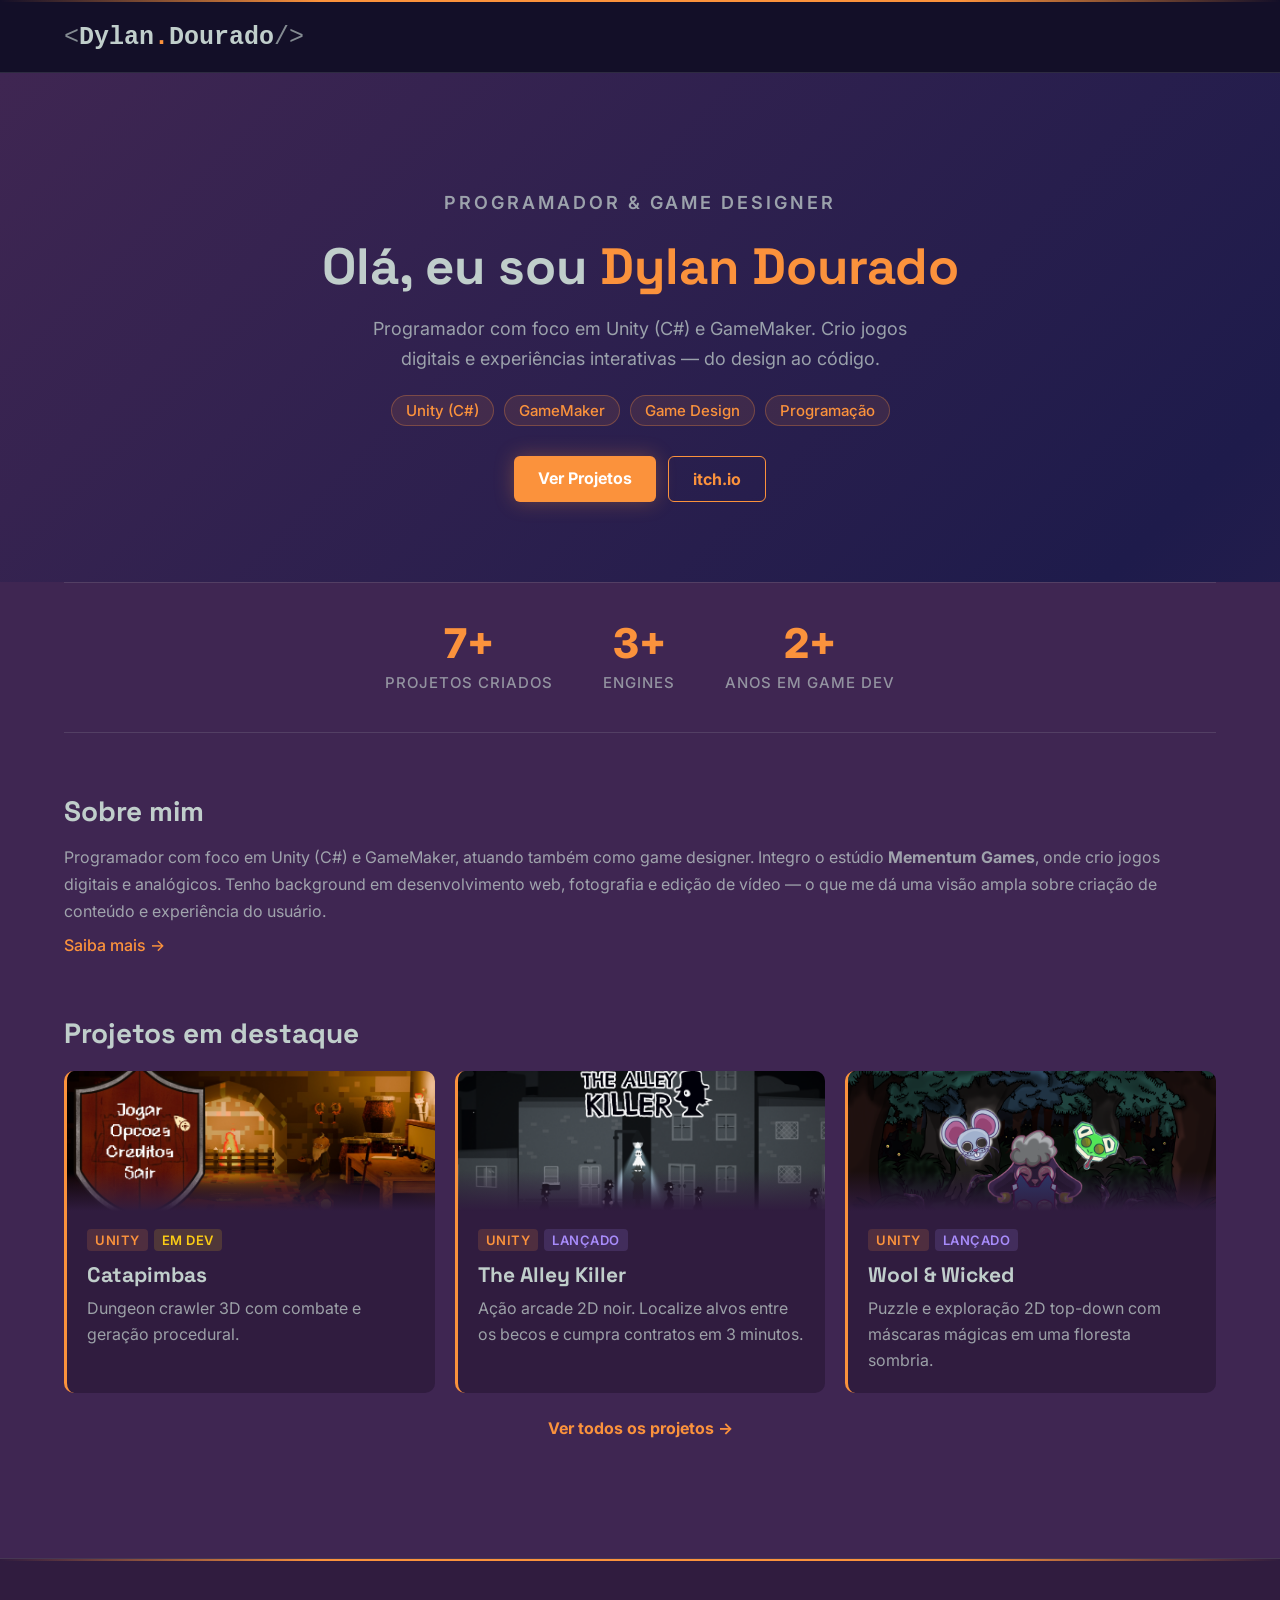
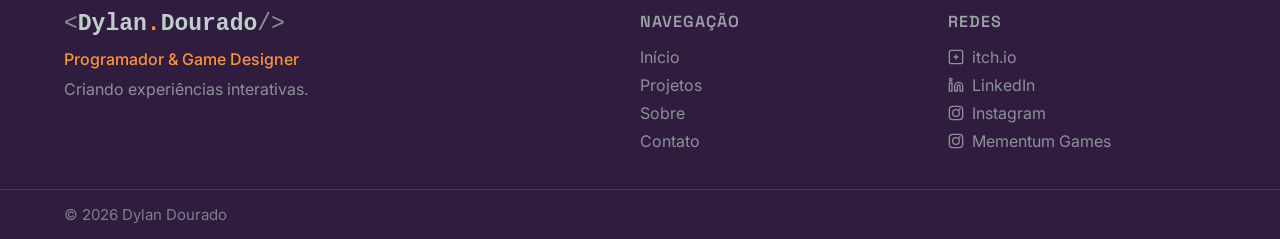
<file: index.html>
<!DOCTYPE html>
<html lang="pt-BR">
<head>
    <meta charset="UTF-8">
    <title>Dylan Dourado — Programador & Game Designer</title>
    <meta name="viewport" content="width=device-width, initial-scale=1.0">
    <link rel="icon" type="image/svg+xml" href="favicon.svg">
    <link rel="preconnect" href="https://fonts.googleapis.com">
    <link rel="preconnect" href="https://fonts.gstatic.com" crossorigin>
    <link href="https://fonts.googleapis.com/css2?family=Inter:wght@400;500;600;700;800&family=Space+Grotesk:wght@400;500;600;700&display=swap" rel="stylesheet">
    <link rel="stylesheet" href="style.css">
</head>

<body>

    <div id="header"></div>

    <main>

        <!-- HERO -->
        <section class="hero">
            <div class="hero-bg"></div>
            <div class="container hero-content">
                <p class="hero-label">Programador & Game Designer</p>
                <h1>Olá, eu sou <span>Dylan Dourado</span></h1>
                <p>Programador com foco em Unity (C#) e GameMaker. Crio jogos digitais e experiências interativas — do design ao código.</p>
                <div class="hero-engines">
                    <span class="engine-badge">Unity (C#)</span>
                    <span class="engine-badge">GameMaker</span>
                    <span class="engine-badge">Game Design</span>
                    <span class="engine-badge">Programação</span>
                </div>
                <div class="hero-buttons">
                    <a href="projects.html" class="btn btn-glow">Ver Projetos</a>
                    <a href="https://mementumgames.itch.io" class="btn btn-outline" target="_blank" rel="noopener noreferrer">itch.io</a>
                </div>
            </div>
        </section>

        <!-- CONTADORES -->
        <section class="counters container reveal">
            <div class="counter-item">
                <span class="counter-number" data-target="7">0</span>
                <span class="counter-label">Projetos Criados</span>
            </div>
            <div class="counter-item">
                <span class="counter-number" data-target="3">0</span>
                <span class="counter-label">Engines</span>
            </div>
            <div class="counter-item">
                <span class="counter-number" data-target="2">0</span>
                <span class="counter-label">Anos em Game Dev</span>
            </div>
        </section>

        <!-- SOBRE RESUMO -->
        <section class="about-preview container reveal">
            <h2>Sobre mim</h2>
            <p>
                Programador com foco em Unity (C#) e GameMaker, atuando também como game designer.
                Integro o estúdio <strong>Mementum Games</strong>, onde crio jogos digitais e analógicos.
                Tenho background em desenvolvimento web, fotografia e edição de vídeo —
                o que me dá uma visão ampla sobre criação de conteúdo e experiência do usuário.
            </p>
            <a href="about.html">Saiba mais →</a>
        </section>

        <!-- PROJETOS EM DESTAQUE -->
        <section class="projects-preview container">
            <h2 class="reveal">Projetos em destaque</h2>

            <div class="projects-grid">

                <a href="projeto-catapimbas.html" class="project-card card-digital reveal">
                    <div class="card-thumb">
                        <img src="src/images/catapimbas.jpg" alt="Catapimbas" loading="lazy">
                    </div>
                    <div class="card-body">
                        <div class="card-tags">
                            <span class="tag tag-engine">Unity</span>
                            <span class="tag tag-status tag-dev">Em dev</span>
                        </div>
                        <h3>Catapimbas</h3>
                        <p>Dungeon crawler 3D com combate e geração procedural.</p>
                    </div>
                </a>

                <a href="projeto-the-alley-killer.html" class="project-card card-digital reveal">
                    <div class="card-thumb">
                        <img src="src/images/the-alley-killer.png" alt="The Alley Killer" loading="lazy">
                    </div>
                    <div class="card-body">
                        <div class="card-tags">
                            <span class="tag tag-engine">Unity</span>
                            <span class="tag tag-status tag-released">Lançado</span>
                        </div>
                        <h3>The Alley Killer</h3>
                        <p>Ação arcade 2D noir. Localize alvos entre os becos e cumpra contratos em 3 minutos.</p>
                    </div>
                </a>

                <a href="projeto-wool-and-wicked.html" class="project-card card-digital reveal">
                    <div class="card-thumb">
                        <img src="src/images/wool-and-wicked.png" alt="Wool & Wicked" loading="lazy">
                    </div>
                    <div class="card-body">
                        <div class="card-tags">
                            <span class="tag tag-engine">Unity</span>
                            <span class="tag tag-status tag-released">Lançado</span>
                        </div>
                        <h3>Wool &amp; Wicked</h3>
                        <p>Puzzle e exploração 2D top-down com máscaras mágicas em uma floresta sombria.</p>
                    </div>
                </a>

            </div>

            <div class="see-all reveal">
                <a href="projects.html">Ver todos os projetos →</a>
            </div>
        </section>

    </main>

    <div id="footer"></div>

    <script src="script.js"></script>

</body>
</html>
</file>
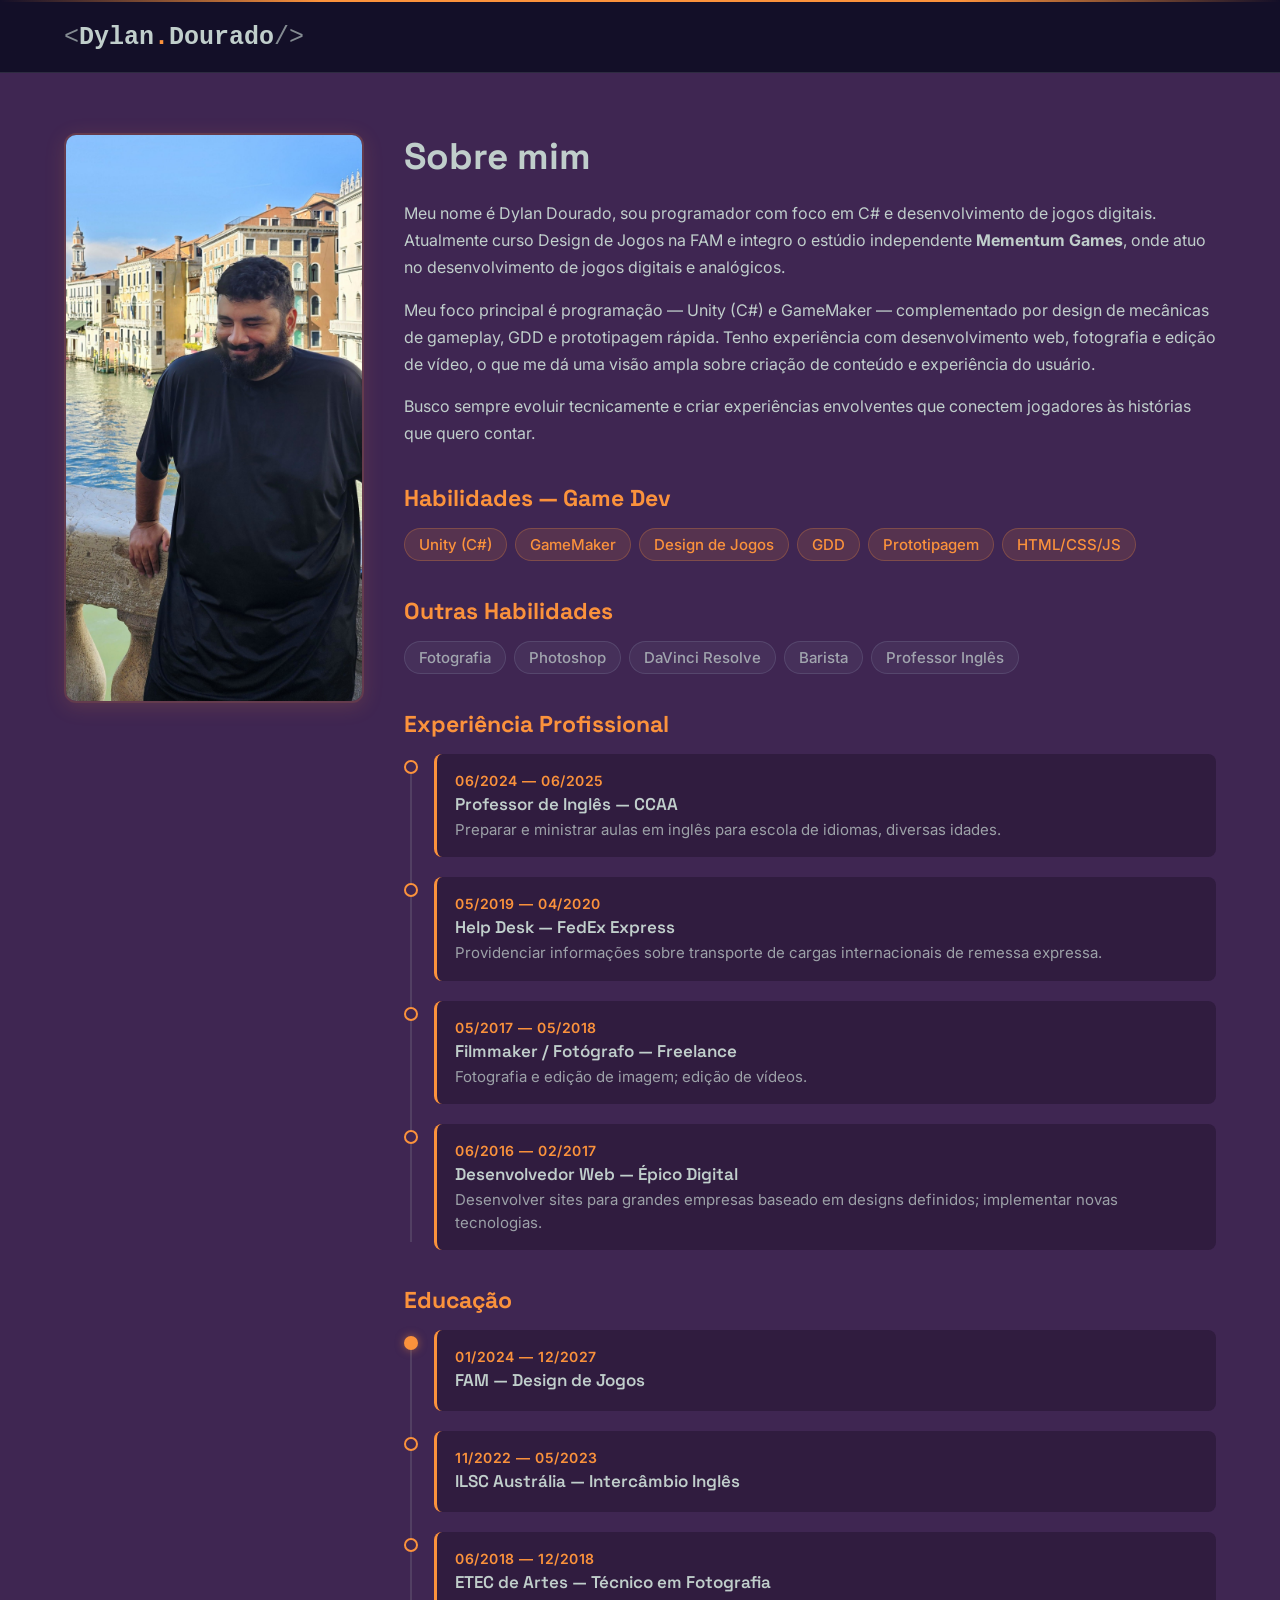
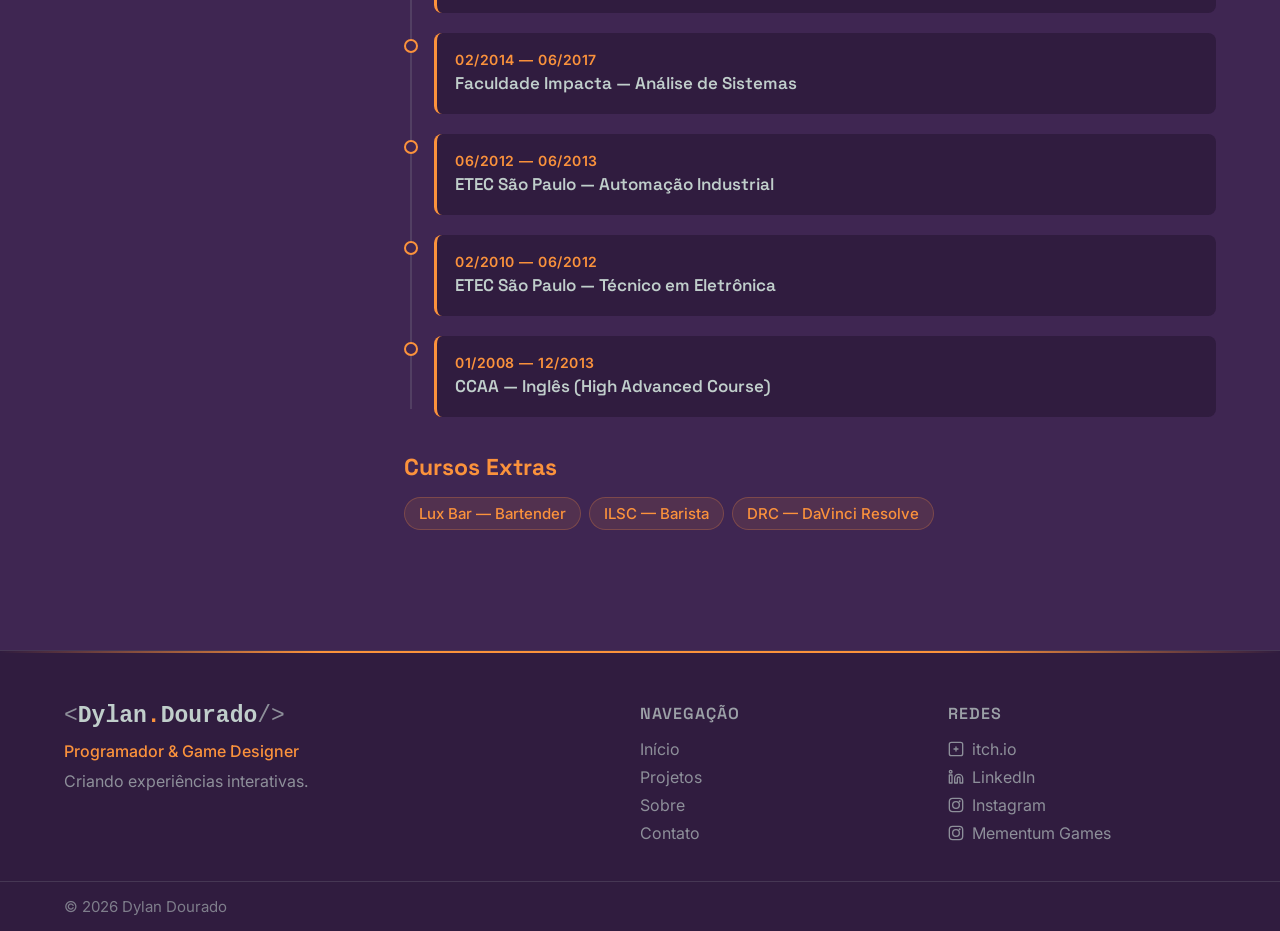
<file: about.html>
<!DOCTYPE html>
<html lang="pt-BR">
<head>
    <meta charset="UTF-8">
    <title>Sobre - Dylan Dourado</title>
    <meta name="viewport" content="width=device-width, initial-scale=1.0">
    <link rel="icon" type="image/svg+xml" href="favicon.svg">
    <link rel="preconnect" href="https://fonts.googleapis.com">
    <link rel="preconnect" href="https://fonts.gstatic.com" crossorigin>
    <link href="https://fonts.googleapis.com/css2?family=Inter:wght@400;500;600;700;800&family=Space+Grotesk:wght@400;500;600;700&display=swap" rel="stylesheet">
    <link rel="stylesheet" href="style.css">
</head>

<body>
    <div id="header"></div>

    <main class="container about-page">
        <div class="about-wrapper">

            <div class="about-photo reveal">
                <img src="src/images/20250511_165218.jpg" alt="Foto de Dylan Dourado">
            </div>

            <div class="about-content">
                <h1 class="reveal">Sobre mim</h1>

                <p class="reveal">
                    Meu nome é Dylan Dourado, sou programador com foco em C# e desenvolvimento de jogos digitais.
                    Atualmente curso Design de Jogos na FAM e integro o estúdio independente <strong>Mementum Games</strong>,
                    onde atuo no desenvolvimento de jogos digitais e analógicos.
                </p>

                <p class="reveal">
                    Meu foco principal é programação — Unity (C#) e GameMaker — complementado por
                    design de mecânicas de gameplay, GDD e prototipagem rápida.
                    Tenho experiência com desenvolvimento web, fotografia e edição de vídeo,
                    o que me dá uma visão ampla sobre criação de conteúdo e experiência do usuário.
                </p>

                <p class="reveal">
                    Busco sempre evoluir tecnicamente e criar experiências envolventes que conectem jogadores às histórias que quero contar.
                </p>

                <!-- HABILIDADES GAME DEV -->
                <h2 class="reveal">Habilidades — Game Dev</h2>
                <div class="skills-grid reveal">
                    <span class="skill-pill pill-primary">Unity (C#)</span>
                    <span class="skill-pill pill-primary">GameMaker</span>
                    <span class="skill-pill pill-primary">Design de Jogos</span>
                    <span class="skill-pill pill-primary">GDD</span>
                    <span class="skill-pill pill-primary">Prototipagem</span>
                    <span class="skill-pill pill-primary">HTML/CSS/JS</span>
                </div>

                <!-- HABILIDADES OUTRAS -->
                <h2 class="reveal">Outras Habilidades</h2>
                <div class="skills-grid reveal">
                    <span class="skill-pill pill-secondary">Fotografia</span>
                    <span class="skill-pill pill-secondary">Photoshop</span>
                    <span class="skill-pill pill-secondary">DaVinci Resolve</span>
                    <span class="skill-pill pill-secondary">Barista</span>
                    <span class="skill-pill pill-secondary">Professor Inglês</span>
                </div>

                <!-- EXPERIÊNCIA -->
                <h2 class="reveal">Experiência Profissional</h2>
                <div class="timeline reveal">
                    <div class="timeline-item">
                        <div class="timeline-dot"></div>
                        <div class="timeline-content">
                            <span class="exp-date">06/2024 — 06/2025</span>
                            <h3>Professor de Inglês — CCAA</h3>
                            <p>Preparar e ministrar aulas em inglês para escola de idiomas, diversas idades.</p>
                        </div>
                    </div>
                    <div class="timeline-item">
                        <div class="timeline-dot"></div>
                        <div class="timeline-content">
                            <span class="exp-date">05/2019 — 04/2020</span>
                            <h3>Help Desk — FedEx Express</h3>
                            <p>Providenciar informações sobre transporte de cargas internacionais de remessa expressa.</p>
                        </div>
                    </div>
                    <div class="timeline-item">
                        <div class="timeline-dot"></div>
                        <div class="timeline-content">
                            <span class="exp-date">05/2017 — 05/2018</span>
                            <h3>Filmmaker / Fotógrafo — Freelance</h3>
                            <p>Fotografia e edição de imagem; edição de vídeos.</p>
                        </div>
                    </div>
                    <div class="timeline-item">
                        <div class="timeline-dot"></div>
                        <div class="timeline-content">
                            <span class="exp-date">06/2016 — 02/2017</span>
                            <h3>Desenvolvedor Web — Épico Digital</h3>
                            <p>Desenvolver sites para grandes empresas baseado em designs definidos; implementar novas tecnologias.</p>
                        </div>
                    </div>
                </div>

                <!-- EDUCAÇÃO -->
                <h2 class="reveal">Educação</h2>
                <div class="timeline reveal">
                    <div class="timeline-item">
                        <div class="timeline-dot dot-current"></div>
                        <div class="timeline-content">
                            <span class="exp-date">01/2024 — 12/2027</span>
                            <h3>FAM — Design de Jogos</h3>
                        </div>
                    </div>
                    <div class="timeline-item">
                        <div class="timeline-dot"></div>
                        <div class="timeline-content">
                            <span class="exp-date">11/2022 — 05/2023</span>
                            <h3>ILSC Austrália — Intercâmbio Inglês</h3>
                        </div>
                    </div>
                    <div class="timeline-item">
                        <div class="timeline-dot"></div>
                        <div class="timeline-content">
                            <span class="exp-date">06/2018 — 12/2018</span>
                            <h3>ETEC de Artes — Técnico em Fotografia</h3>
                        </div>
                    </div>
                    <div class="timeline-item">
                        <div class="timeline-dot"></div>
                        <div class="timeline-content">
                            <span class="exp-date">02/2014 — 06/2017</span>
                            <h3>Faculdade Impacta — Análise de Sistemas</h3>
                        </div>
                    </div>
                    <div class="timeline-item">
                        <div class="timeline-dot"></div>
                        <div class="timeline-content">
                            <span class="exp-date">06/2012 — 06/2013</span>
                            <h3>ETEC São Paulo — Automação Industrial</h3>
                        </div>
                    </div>
                    <div class="timeline-item">
                        <div class="timeline-dot"></div>
                        <div class="timeline-content">
                            <span class="exp-date">02/2010 — 06/2012</span>
                            <h3>ETEC São Paulo — Técnico em Eletrônica</h3>
                        </div>
                    </div>
                    <div class="timeline-item">
                        <div class="timeline-dot"></div>
                        <div class="timeline-content">
                            <span class="exp-date">01/2008 — 12/2013</span>
                            <h3>CCAA — Inglês (High Advanced Course)</h3>
                        </div>
                    </div>
                </div>

                <!-- CURSOS -->
                <h2 class="reveal">Cursos Extras</h2>
                <div class="skills-grid reveal">
                    <span class="skill-pill pill-tertiary">Lux Bar — Bartender</span>
                    <span class="skill-pill pill-tertiary">ILSC — Barista</span>
                    <span class="skill-pill pill-tertiary">DRC — DaVinci Resolve</span>
                </div>

            </div>
        </div>
    </main>

    <div id="footer"></div>
    <script src="script.js"></script>
</body>
</html>
</file>
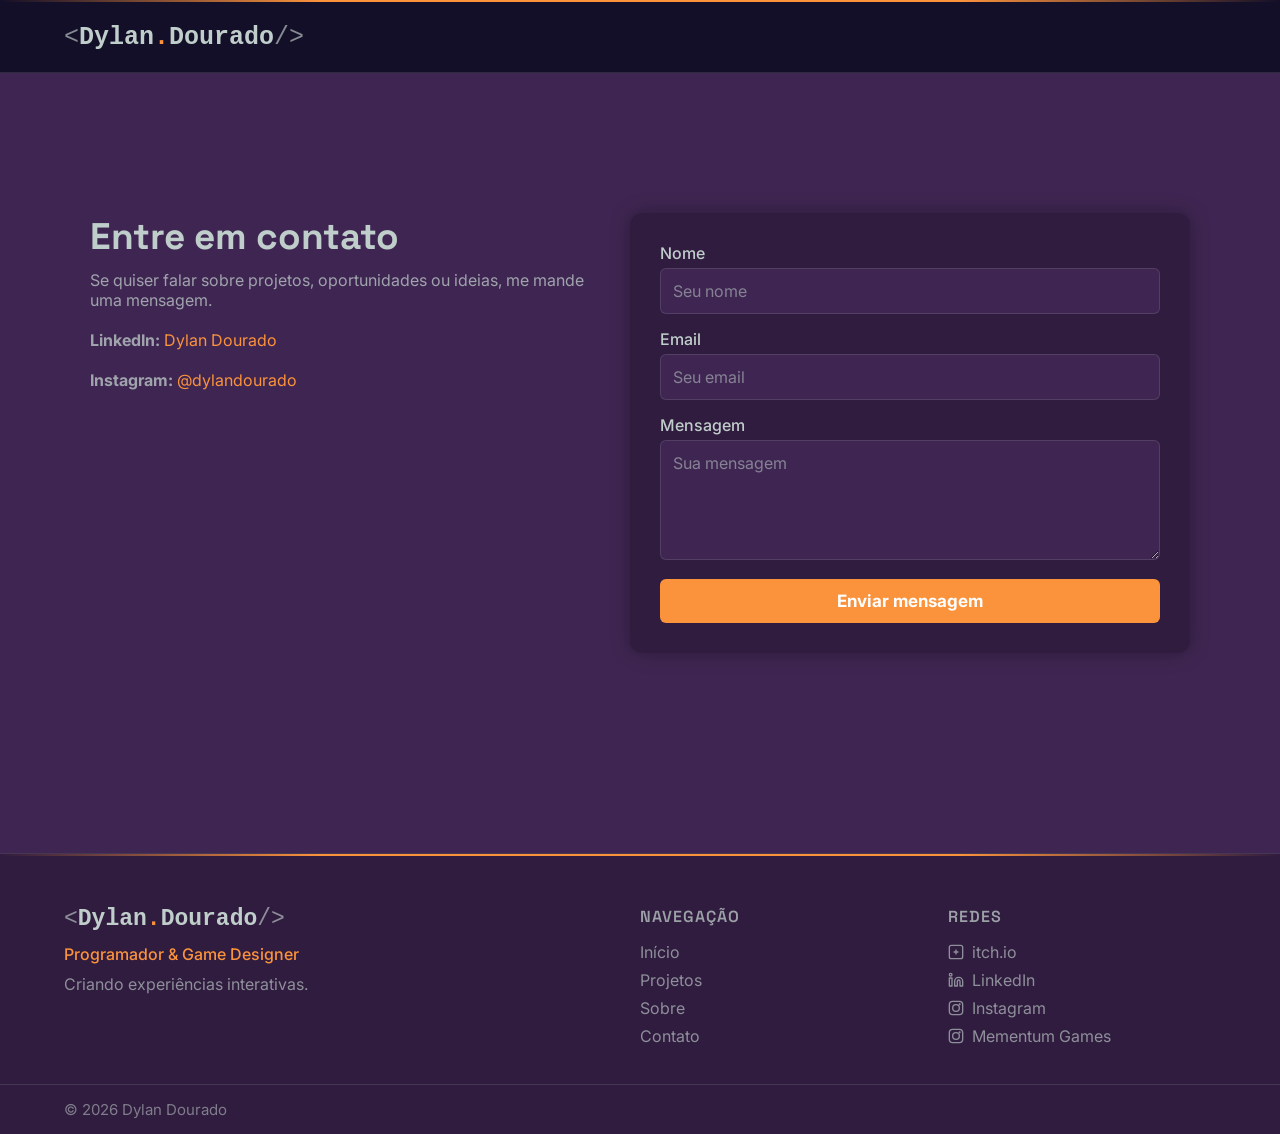
<file: contact.html>
<!DOCTYPE html>
<html lang="pt-BR">
<head>
    <meta charset="UTF-8">
    <title>Contato - Dylan Dourado</title>
    <meta name="viewport" content="width=device-width, initial-scale=1.0">
    <link rel="icon" type="image/svg+xml" href="favicon.svg">
    <link rel="preconnect" href="https://fonts.googleapis.com">
    <link rel="preconnect" href="https://fonts.gstatic.com" crossorigin>
    <link href="https://fonts.googleapis.com/css2?family=Inter:wght@400;500;600;700;800&family=Space+Grotesk:wght@400;500;600;700&display=swap" rel="stylesheet">
    <link rel="stylesheet" href="style.css">
</head>

<body class="contact-page">

    <div id="header"></div>

    <main class="contact-main">

        <section class="contact-section">

            <div class="contact-info reveal">
                <h1>Entre em contato</h1>
                <p>Se quiser falar sobre projetos, oportunidades ou ideias, me mande uma mensagem.</p>
                <div class="contact-details">
                    <p><strong>LinkedIn:</strong> <a href="https://www.linkedin.com/in/dylan-ferreira-dourado/" target="_blank" rel="noopener noreferrer">Dylan Dourado</a></p>
                    <p><strong>Instagram:</strong> <a href="https://www.instagram.com/dylandourado/" target="_blank" rel="noopener noreferrer">@dylandourado</a></p>
                </div>
            </div>

            <div class="contact-form reveal">

                <form id="contact-form">

                    <input type="hidden" name="_captcha" value="false">

                    <div class="form-group">
                        <label>Nome</label>
                        <input type="text" name="name" placeholder="Seu nome" required>
                    </div>

                    <div class="form-group">
                        <label>Email</label>
                        <input type="email" name="email" placeholder="Seu email" required>
                    </div>

                    <div class="form-group">
                        <label>Mensagem</label>
                        <textarea name="message" placeholder="Sua mensagem" required></textarea>
                    </div>

                    <button type="submit">Enviar mensagem</button>

                </form>

            </div>

        </section>

    </main>

    <div id="footer"></div>

    <script src="script.js"></script>
    <script>
        document.getElementById("contact-form").addEventListener("submit", async function(e) {
            e.preventDefault();
            const btn = this.querySelector("button");
            const originalText = btn.textContent;
            btn.textContent = "Enviando...";
            btn.disabled = true;

            try {
                const response = await fetch("https://formsubmit.co/ajax/renandylan@gmail.com", {
                    method: "POST",
                    headers: { "Content-Type": "application/json" },
                    body: JSON.stringify(Object.fromEntries(new FormData(this)))
                });

                if (response.ok) {
                    window.location.href = "obrigado.html";
                } else {
                    throw new Error("Falha no envio");
                }
            } catch (err) {
                btn.textContent = originalText;
                btn.disabled = false;
                alert("Erro ao enviar. Tente novamente.");
            }
        });
    </script>

</body>
</html>
</file>
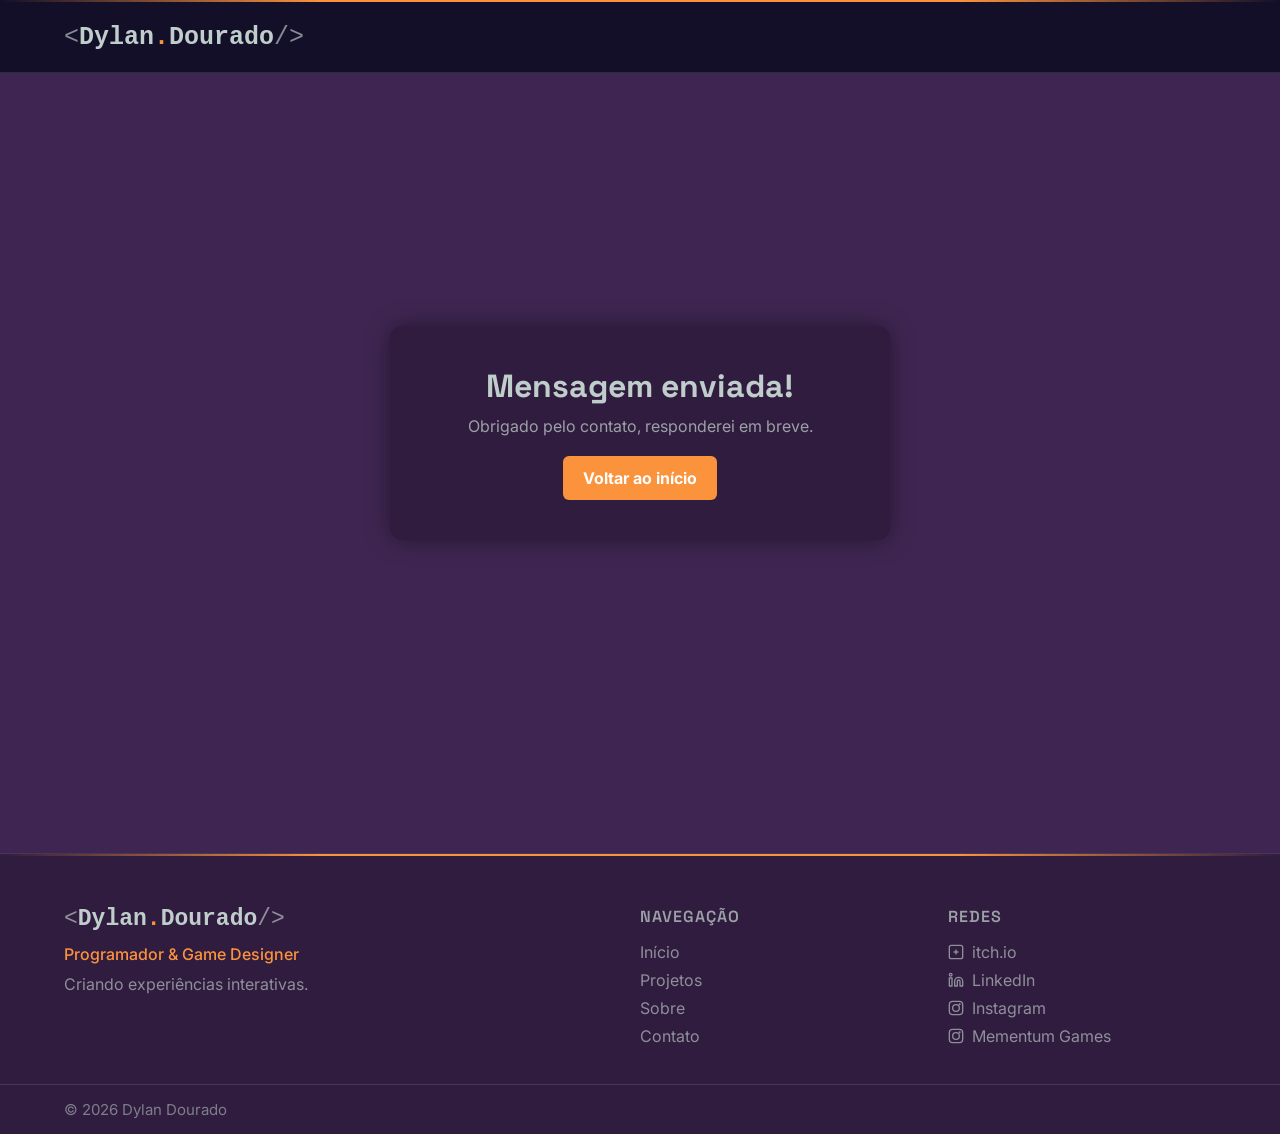
<file: obrigado.html>
<!DOCTYPE html>
<html lang="pt-BR">
<head>
    <meta charset="UTF-8">
    <title>Obrigado - Dylan Dourado</title>
    <link rel="icon" type="image/svg+xml" href="favicon.svg">
    <link rel="preconnect" href="https://fonts.googleapis.com">
    <link rel="preconnect" href="https://fonts.gstatic.com" crossorigin>
    <link href="https://fonts.googleapis.com/css2?family=Inter:wght@400;500;600;700;800&family=Space+Grotesk:wght@400;500;600;700&display=swap" rel="stylesheet">
    <link rel="stylesheet" href="style.css">
</head>

<body>

    <div id="header"></div>

    <main class="thanks-main">

        <div class="thanks-box">
            <h1>Mensagem enviada!</h1>
            <p>Obrigado pelo contato, responderei em breve.</p>
            <a href="index.html">Voltar ao início</a>
        </div>

    </main>

    <div id="footer"></div>

    <script src="script.js"></script>

</body>
</html>
</file>
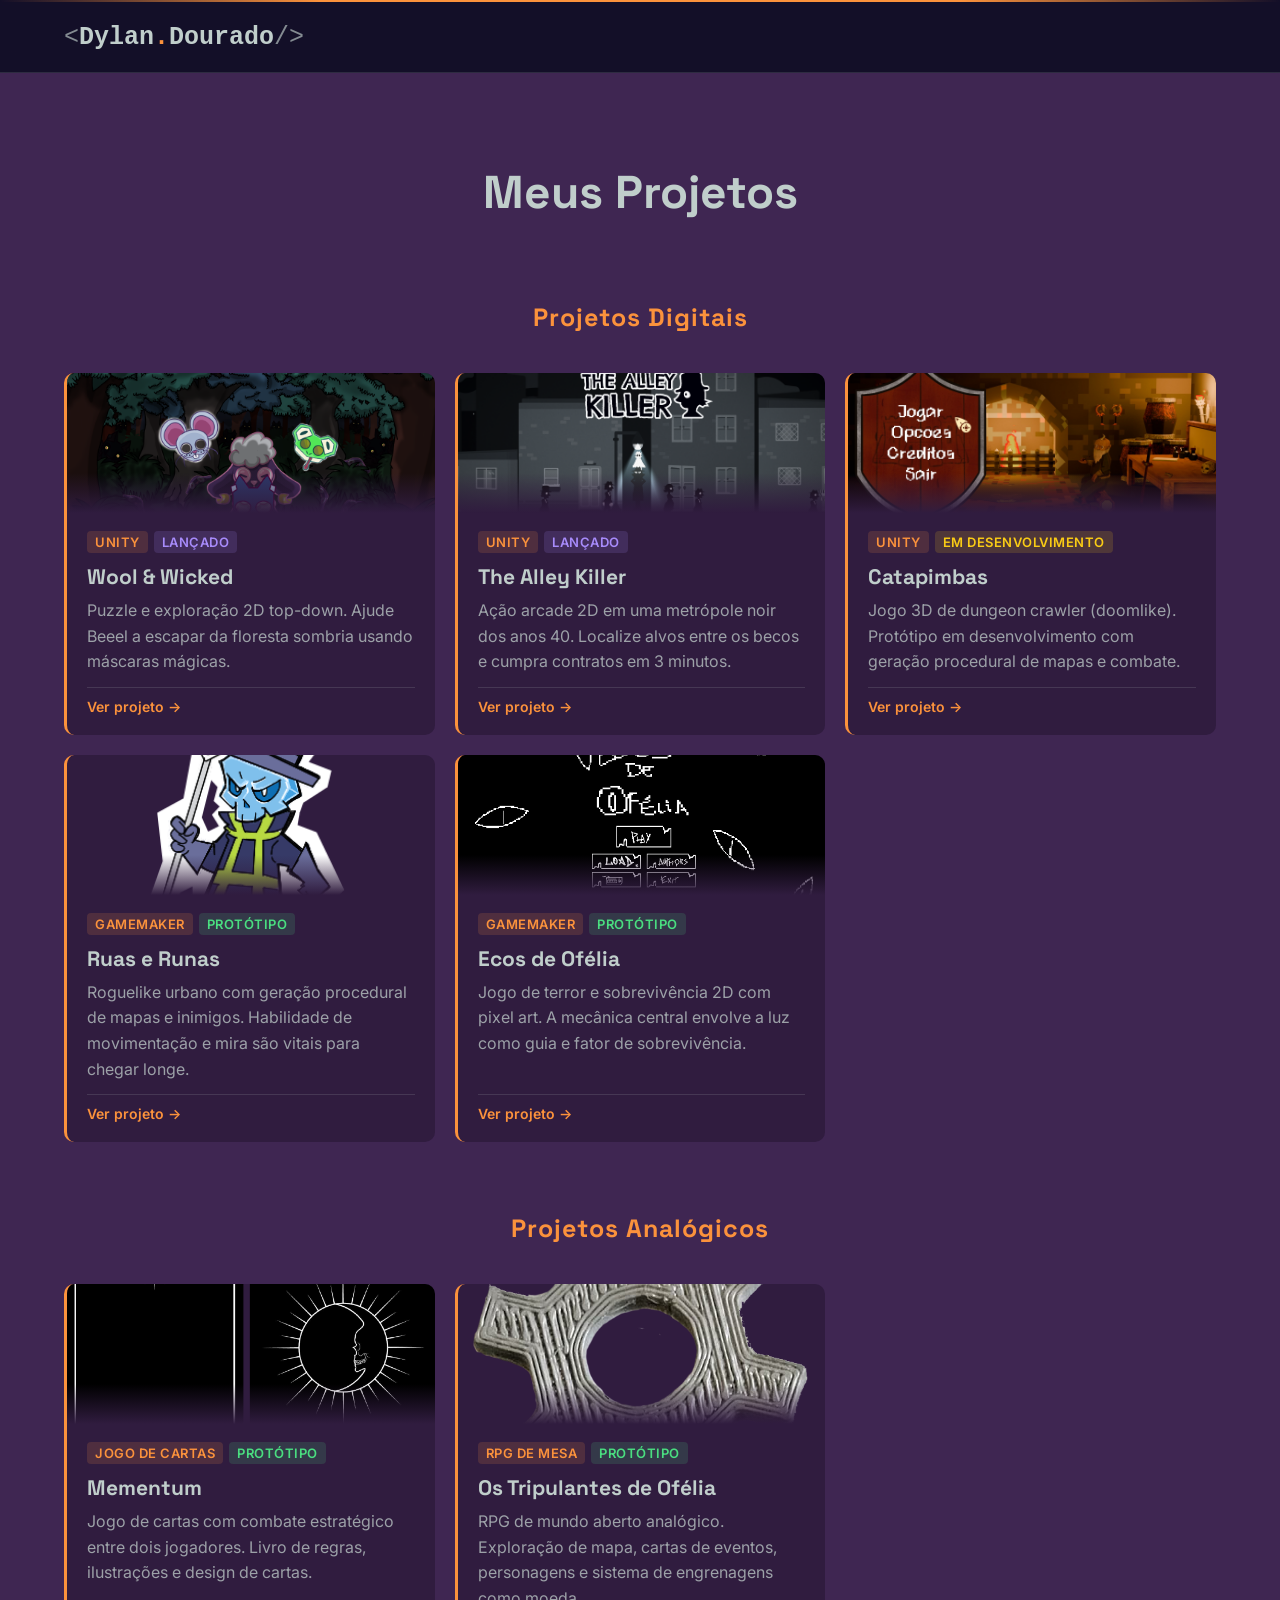
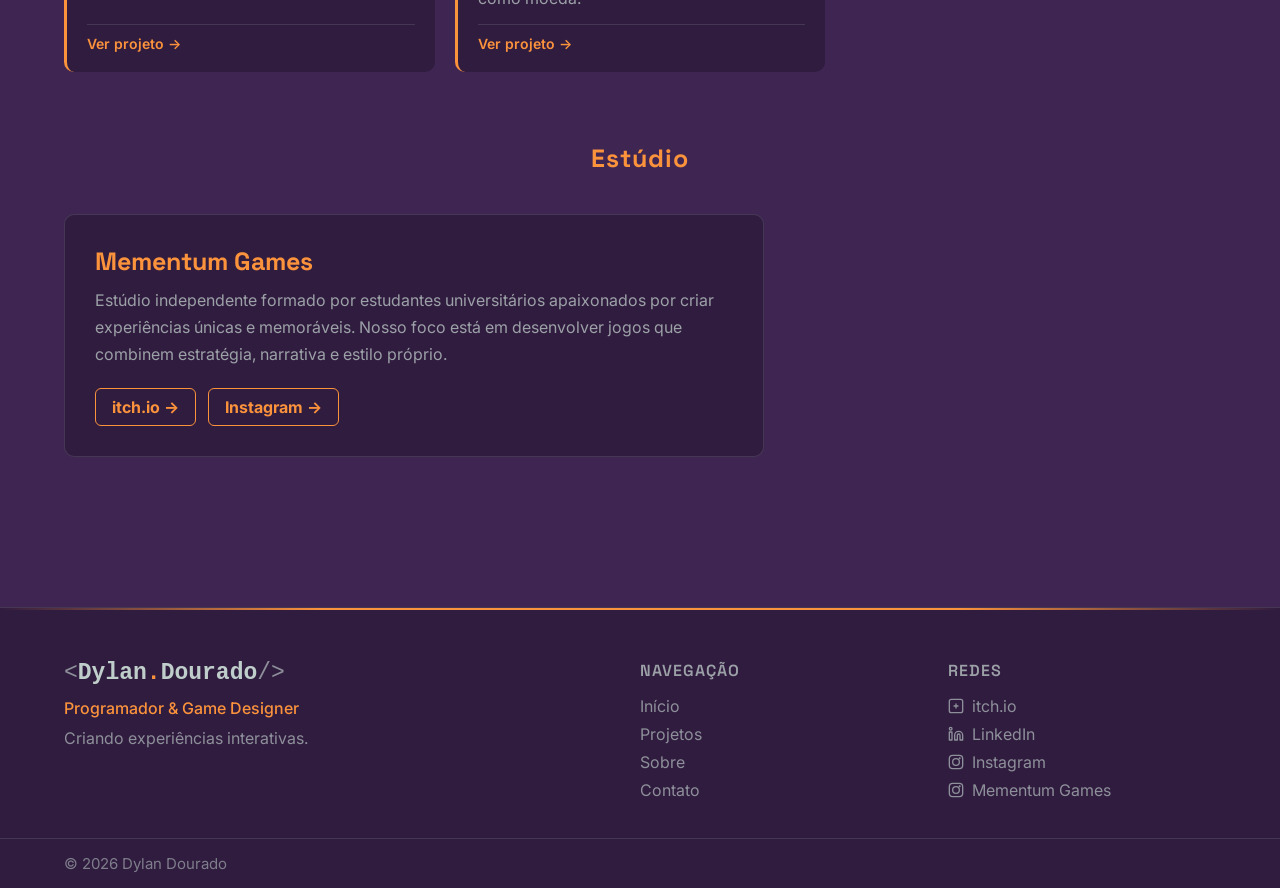
<file: projects.html>
<!DOCTYPE html>
<html lang="pt-BR">
<head>
    <meta charset="UTF-8">
    <title>Projetos - Dylan Dourado</title>
    <meta name="viewport" content="width=device-width, initial-scale=1.0">
    <link rel="icon" type="image/svg+xml" href="favicon.svg">
    <link rel="preconnect" href="https://fonts.googleapis.com">
    <link rel="preconnect" href="https://fonts.gstatic.com" crossorigin>
    <link href="https://fonts.googleapis.com/css2?family=Inter:wght@400;500;600;700;800&family=Space+Grotesk:wght@400;500;600;700&display=swap" rel="stylesheet">
    <link rel="stylesheet" href="style.css">
</head>

<body>

    <div id="header"></div>

    <main class="container projects-page">

        <h1 class="reveal">Meus Projetos</h1>

        <!-- PROJETOS DIGITAIS -->
        <section class="project-section">
            <h2 class="section-title reveal">Projetos Digitais</h2>
            <div class="projects-grid">

                <a href="projeto-wool-and-wicked.html" class="project-card card-digital reveal">
                    <div class="card-thumb">
                        <img src="src/images/wool-and-wicked.png" alt="Wool & Wicked" loading="lazy">
                    </div>
                    <div class="card-body">
                        <div class="card-tags">
                            <span class="tag tag-engine">Unity</span>
                            <span class="tag tag-status tag-released">Lançado</span>
                        </div>
                        <h3>Wool &amp; Wicked</h3>
                        <p>Puzzle e exploração 2D top-down. Ajude Beeel a escapar da floresta sombria usando máscaras mágicas.</p>
                        <div class="card-links">
                            <span class="card-link">Ver projeto →</span>
                        </div>
                    </div>
                </a>

                <a href="projeto-the-alley-killer.html" class="project-card card-digital reveal">
                    <div class="card-thumb">
                        <img src="src/images/the-alley-killer.png" alt="The Alley Killer" loading="lazy">
                    </div>
                    <div class="card-body">
                        <div class="card-tags">
                            <span class="tag tag-engine">Unity</span>
                            <span class="tag tag-status tag-released">Lançado</span>
                        </div>
                        <h3>The Alley Killer</h3>
                        <p>Ação arcade 2D em uma metrópole noir dos anos 40. Localize alvos entre os becos e cumpra contratos em 3 minutos.</p>
                        <div class="card-links">
                            <span class="card-link">Ver projeto →</span>
                        </div>
                    </div>
                </a>

                <a href="projeto-catapimbas.html" class="project-card card-digital reveal">
                    <div class="card-thumb">
                        <img src="src/images/catapimbas.jpg" alt="Catapimbas" loading="lazy">
                    </div>
                    <div class="card-body">
                        <div class="card-tags">
                            <span class="tag tag-engine">Unity</span>
                            <span class="tag tag-status tag-dev">Em desenvolvimento</span>
                        </div>
                        <h3>Catapimbas</h3>
                        <p>Jogo 3D de dungeon crawler (doomlike). Protótipo em desenvolvimento com geração procedural de mapas e combate.</p>
                        <div class="card-links">
                            <span class="card-link">Ver projeto →</span>
                        </div>
                    </div>
                </a>

                <a href="projeto-ruas-e-runas.html" class="project-card card-digital reveal">
                    <div class="card-thumb">
                        <img src="src/images/ruas-e-runas.jpg" alt="Ruas e Runas" loading="lazy">
                    </div>
                    <div class="card-body">
                        <div class="card-tags">
                            <span class="tag tag-engine">GameMaker</span>
                            <span class="tag tag-status tag-prototype">Protótipo</span>
                        </div>
                        <h3>Ruas e Runas</h3>
                        <p>Roguelike urbano com geração procedural de mapas e inimigos. Habilidade de movimentação e mira são vitais para chegar longe.</p>
                        <div class="card-links">
                            <span class="card-link">Ver projeto →</span>
                        </div>
                    </div>
                </a>

                <a href="projeto-ecos-de-ofelia.html" class="project-card card-digital reveal">
                    <div class="card-thumb">
                        <img src="src/images/ecos-de-ofelia.jpg" alt="Ecos de Ofélia" loading="lazy">
                    </div>
                    <div class="card-body">
                        <div class="card-tags">
                            <span class="tag tag-engine">GameMaker</span>
                            <span class="tag tag-status tag-prototype">Protótipo</span>
                        </div>
                        <h3>Ecos de Ofélia</h3>
                        <p>Jogo de terror e sobrevivência 2D com pixel art. A mecânica central envolve a luz como guia e fator de sobrevivência.</p>
                        <div class="card-links">
                            <span class="card-link">Ver projeto →</span>
                        </div>
                    </div>
                </a>

            </div>
        </section>

        <!-- PROJETOS ANALÓGICOS -->
        <section class="project-section">
            <h2 class="section-title reveal">Projetos Analógicos</h2>
            <div class="projects-grid">

                <a href="projeto-mementum.html" class="project-card card-analog reveal">
                    <div class="card-thumb">
                        <img src="src/images/mementum.jpg" alt="Mementum" loading="lazy">
                    </div>
                    <div class="card-body">
                        <div class="card-tags">
                            <span class="tag tag-type">Jogo de Cartas</span>
                            <span class="tag tag-status tag-prototype">Protótipo</span>
                        </div>
                        <h3>Mementum</h3>
                        <p>Jogo de cartas com combate estratégico entre dois jogadores. Livro de regras, ilustrações e design de cartas.</p>
                        <div class="card-links">
                            <span class="card-link">Ver projeto →</span>
                        </div>
                    </div>
                </a>

                <a href="projeto-tripulantes-de-ofelia.html" class="project-card card-analog reveal">
                    <div class="card-thumb">
                        <img src="src/images/tripulantes.jpg" alt="Os Tripulantes de Ofélia" loading="lazy">
                    </div>
                    <div class="card-body">
                        <div class="card-tags">
                            <span class="tag tag-type">RPG de Mesa</span>
                            <span class="tag tag-status tag-prototype">Protótipo</span>
                        </div>
                        <h3>Os Tripulantes de Ofélia</h3>
                        <p>RPG de mundo aberto analógico. Exploração de mapa, cartas de eventos, personagens e sistema de engrenagens como moeda.</p>
                        <div class="card-links">
                            <span class="card-link">Ver projeto →</span>
                        </div>
                    </div>
                </a>

            </div>
        </section>

        <!-- ESTÚDIO -->
        <section class="studio-section reveal">
            <h2 class="section-title">Estúdio</h2>
            <div class="studio-card">
                <h3>Mementum Games</h3>
                <p>Estúdio independente formado por estudantes universitários apaixonados por criar experiências únicas e memoráveis. Nosso foco está em desenvolver jogos que combinem estratégia, narrativa e estilo próprio.</p>
                <div class="studio-links">
                    <a href="https://mementumgames.itch.io" target="_blank" rel="noopener noreferrer" class="btn btn-outline">itch.io →</a>
                    <a href="https://www.instagram.com/mementum.games/" target="_blank" rel="noopener noreferrer" class="btn btn-outline">Instagram →</a>
                </div>
            </div>
        </section>

    </main>

    <div id="footer"></div>

    <script src="script.js"></script>

</body>
</html>
</file>
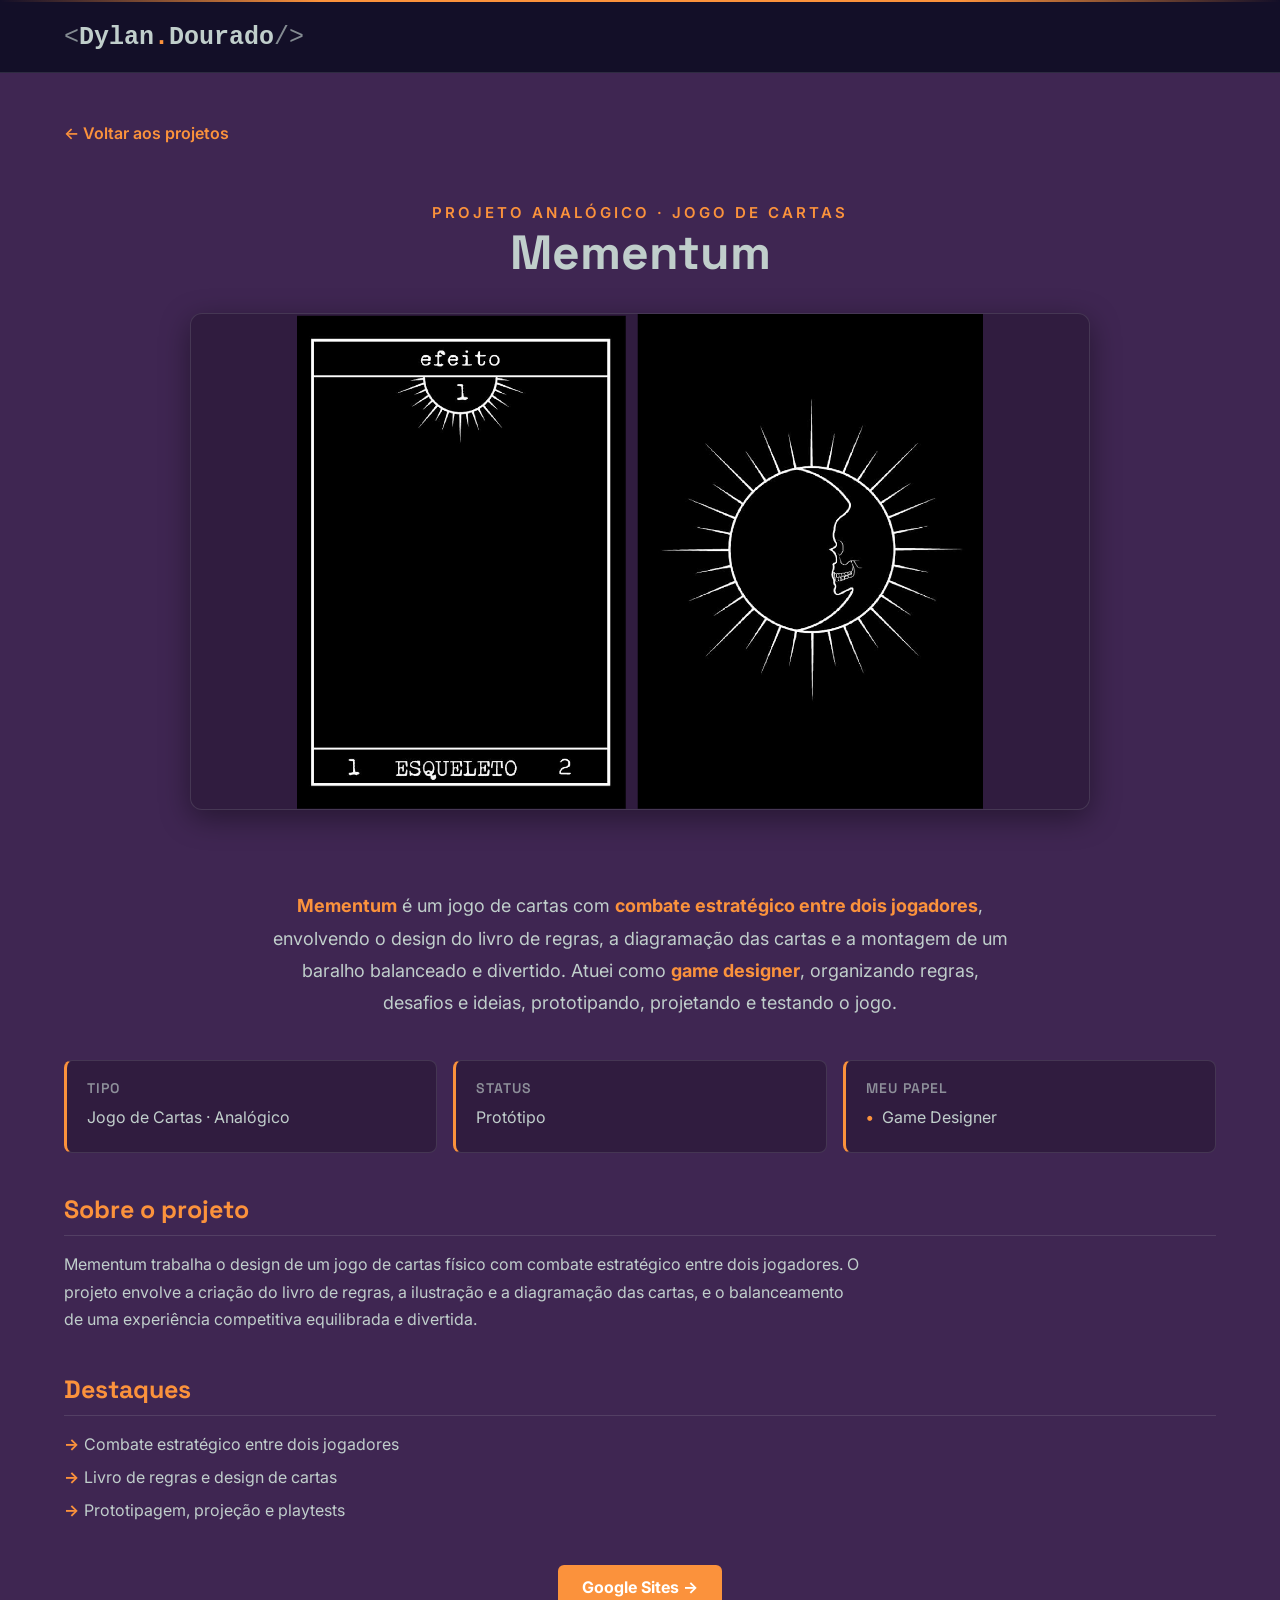
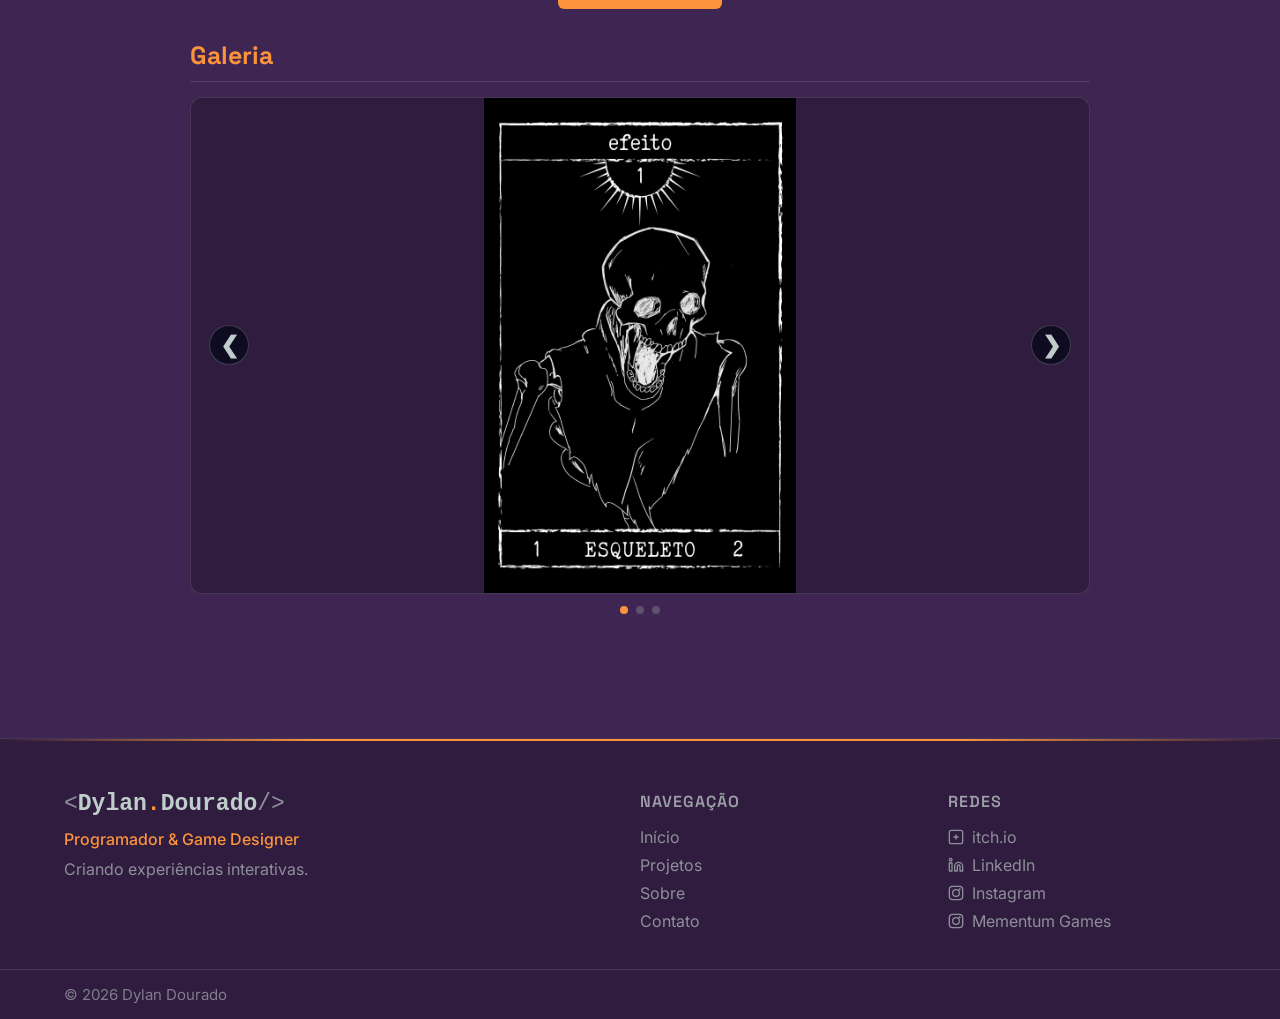
<file: projeto-mementum.html>
<!DOCTYPE html>
<html lang="pt-BR">
<head>
    <meta charset="UTF-8">
    <title>Mementum - Dylan Dourado</title>
    <meta name="viewport" content="width=device-width, initial-scale=1.0">
    <link rel="icon" type="image/svg+xml" href="favicon.svg">
    <link rel="preconnect" href="https://fonts.googleapis.com">
    <link rel="preconnect" href="https://fonts.gstatic.com" crossorigin>
    <link href="https://fonts.googleapis.com/css2?family=Inter:wght@400;500;600;700;800&family=Space+Grotesk:wght@400;500;600;700&display=swap" rel="stylesheet">
    <link rel="stylesheet" href="style.css">
</head>

<body>

    <div id="header"></div>

    <main class="container project-page card-analog">

        <a href="projects.html" class="project-back">← Voltar aos projetos</a>

        <section class="project-hero">
            <p class="project-category">Projeto Analógico · Jogo de Cartas</p>
            <h1>Mementum</h1>
            <div class="project-hero-image hero-contain reveal">
                <img src="src/images/mementum.jpg" alt="Mementum - jogo de cartas">
            </div>
        </section>

        <section class="project-description reveal">
            <p>
                <strong>Mementum</strong> é um jogo de cartas com <strong>combate estratégico entre dois jogadores</strong>,
                envolvendo o design do livro de regras, a diagramação das cartas e a montagem de um baralho
                balanceado e divertido. Atuei como <strong>game designer</strong>, organizando regras, desafios e ideias,
                prototipando, projetando e testando o jogo.
            </p>
        </section>

        <section class="project-meta reveal">
            <div class="meta-item">
                <h3>Tipo</h3>
                <p>Jogo de Cartas · Analógico</p>
            </div>
            <div class="meta-item">
                <h3>Status</h3>
                <p>Protótipo</p>
            </div>
            <div class="meta-item">
                <h3>Meu papel</h3>
                <ul>
                    <li>Game Designer</li>
                </ul>
            </div>
        </section>

        <section class="project-block reveal">
            <h2>Sobre o projeto</h2>
            <p>
                Mementum trabalha o design de um jogo de cartas físico com combate estratégico entre dois jogadores.
                O projeto envolve a criação do livro de regras, a ilustração e a diagramação das cartas,
                e o balanceamento de uma experiência competitiva equilibrada e divertida.
            </p>
        </section>

        <section class="project-block reveal">
            <h2>Destaques</h2>
            <ul>
                <li>Combate estratégico entre dois jogadores</li>
                <li>Livro de regras e design de cartas</li>
                <li>Prototipagem, projeção e playtests</li>
            </ul>
        </section>

        <section class="project-actions reveal">
            <a href="https://sites.google.com/view/mementum/página-inicial" class="btn" target="_blank" rel="noopener noreferrer">Google Sites →</a>
        </section>

        <section class="project-carousel reveal">
            <h2>Galeria</h2>
            <div class="carousel">
                <button class="carousel-btn prev" type="button" aria-label="Imagem anterior">&#10094;</button>
                <div class="carousel-track">
                    <div class="carousel-slide"><img src="src/images/mementum-cartas.jpg" alt="Mementum - Cartas"></div>
                    <div class="carousel-slide"><img src="src/images/mementum-regras.png" alt="Mementum - Livro de Regras"></div>
                    <div class="carousel-slide"><img src="src/images/mementum-frente-verso.png" alt="Mementum - Frente e verso"></div>
                </div>
                <button class="carousel-btn next" type="button" aria-label="Próxima imagem">&#10095;</button>
            </div>
            <div class="carousel-dots"></div>
        </section>

    </main>

    <div id="footer"></div>
    <script src="script.js"></script>

</body>
</html>
</file>
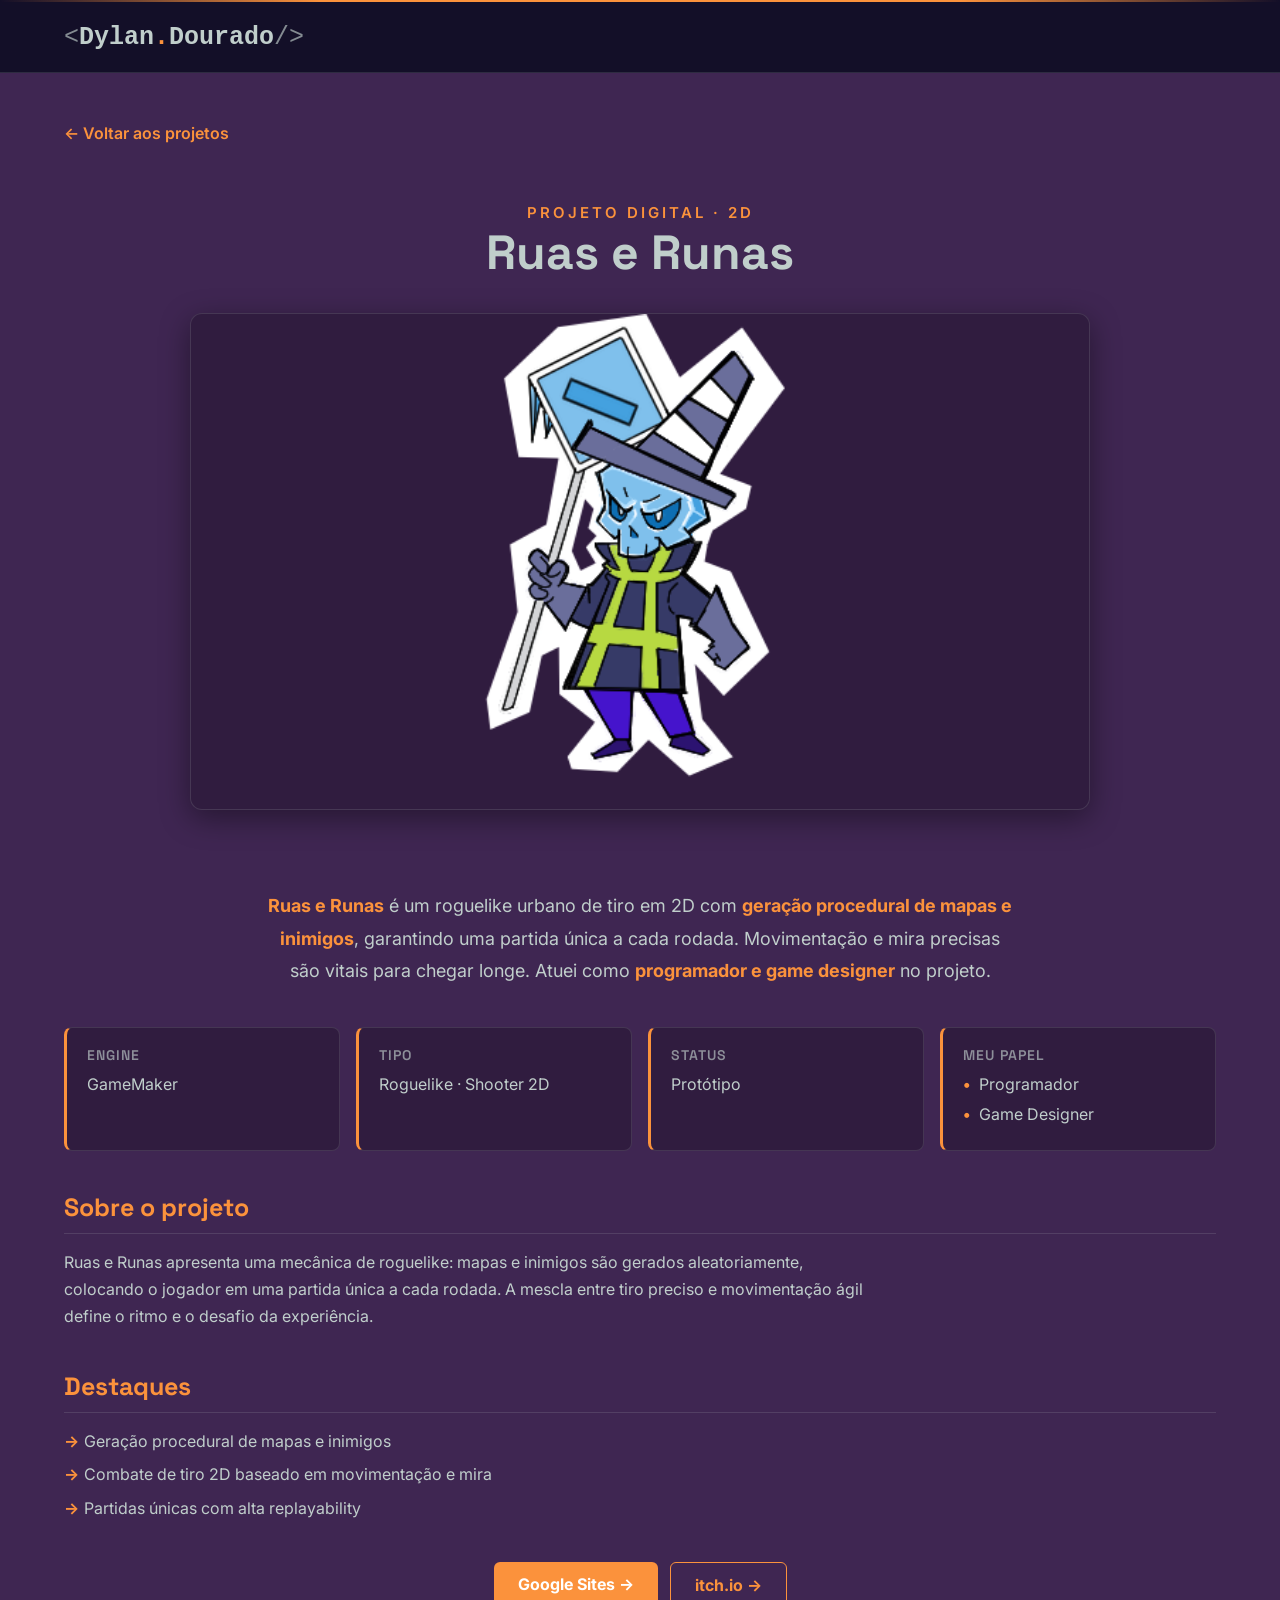
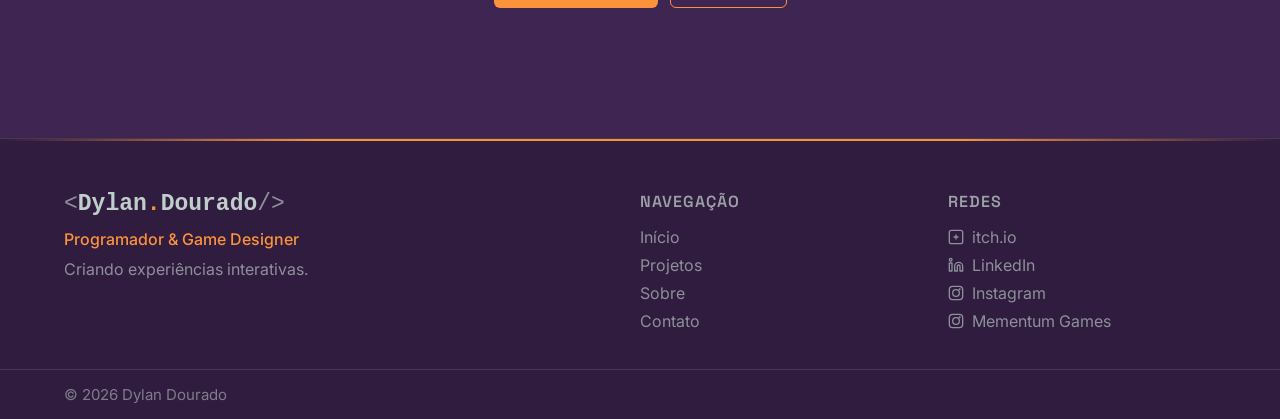
<file: projeto-ruas-e-runas.html>
<!DOCTYPE html>
<html lang="pt-BR">
<head>
    <meta charset="UTF-8">
    <title>Ruas e Runas - Dylan Dourado</title>
    <meta name="viewport" content="width=device-width, initial-scale=1.0">
    <link rel="icon" type="image/svg+xml" href="favicon.svg">
    <link rel="preconnect" href="https://fonts.googleapis.com">
    <link rel="preconnect" href="https://fonts.gstatic.com" crossorigin>
    <link href="https://fonts.googleapis.com/css2?family=Inter:wght@400;500;600;700;800&family=Space+Grotesk:wght@400;500;600;700&display=swap" rel="stylesheet">
    <link rel="stylesheet" href="style.css">
</head>

<body>

    <div id="header"></div>

    <main class="container project-page card-digital">

        <a href="projects.html" class="project-back">← Voltar aos projetos</a>

        <section class="project-hero">
            <p class="project-category">Projeto Digital · 2D</p>
            <h1>Ruas e Runas</h1>
            <div class="project-hero-image hero-contain reveal">
                <img src="src/images/ruas-e-runas.jpg" alt="Ruas e Runas - roguelike shooter 2D">
            </div>
        </section>

        <section class="project-description reveal">
            <p>
                <strong>Ruas e Runas</strong> é um roguelike urbano de tiro em 2D com
                <strong>geração procedural de mapas e inimigos</strong>, garantindo uma partida única a cada rodada.
                Movimentação e mira precisas são vitais para chegar longe. Atuei como
                <strong>programador e game designer</strong> no projeto.
            </p>
        </section>

        <section class="project-meta reveal">
            <div class="meta-item">
                <h3>Engine</h3>
                <p>GameMaker</p>
            </div>
            <div class="meta-item">
                <h3>Tipo</h3>
                <p>Roguelike · Shooter 2D</p>
            </div>
            <div class="meta-item">
                <h3>Status</h3>
                <p>Protótipo</p>
            </div>
            <div class="meta-item">
                <h3>Meu papel</h3>
                <ul>
                    <li>Programador</li>
                    <li>Game Designer</li>
                </ul>
            </div>
        </section>

        <section class="project-block reveal">
            <h2>Sobre o projeto</h2>
            <p>
                Ruas e Runas apresenta uma mecânica de roguelike: mapas e inimigos são gerados aleatoriamente,
                colocando o jogador em uma partida única a cada rodada. A mescla entre tiro preciso e
                movimentação ágil define o ritmo e o desafio da experiência.
            </p>
        </section>

        <section class="project-block reveal">
            <h2>Destaques</h2>
            <ul>
                <li>Geração procedural de mapas e inimigos</li>
                <li>Combate de tiro 2D baseado em movimentação e mira</li>
                <li>Partidas únicas com alta replayability</li>
            </ul>
        </section>

        <section class="project-actions reveal">
            <a href="https://sites.google.com/view/ruaserunas/página-inicial" class="btn" target="_blank" rel="noopener noreferrer">Google Sites →</a>
            <a href="https://mementumgames.itch.io/ruas-e-runas" class="btn btn-outline" target="_blank" rel="noopener noreferrer">itch.io →</a>
        </section>

    </main>

    <div id="footer"></div>
    <script src="script.js"></script>

</body>
</html>
</file>
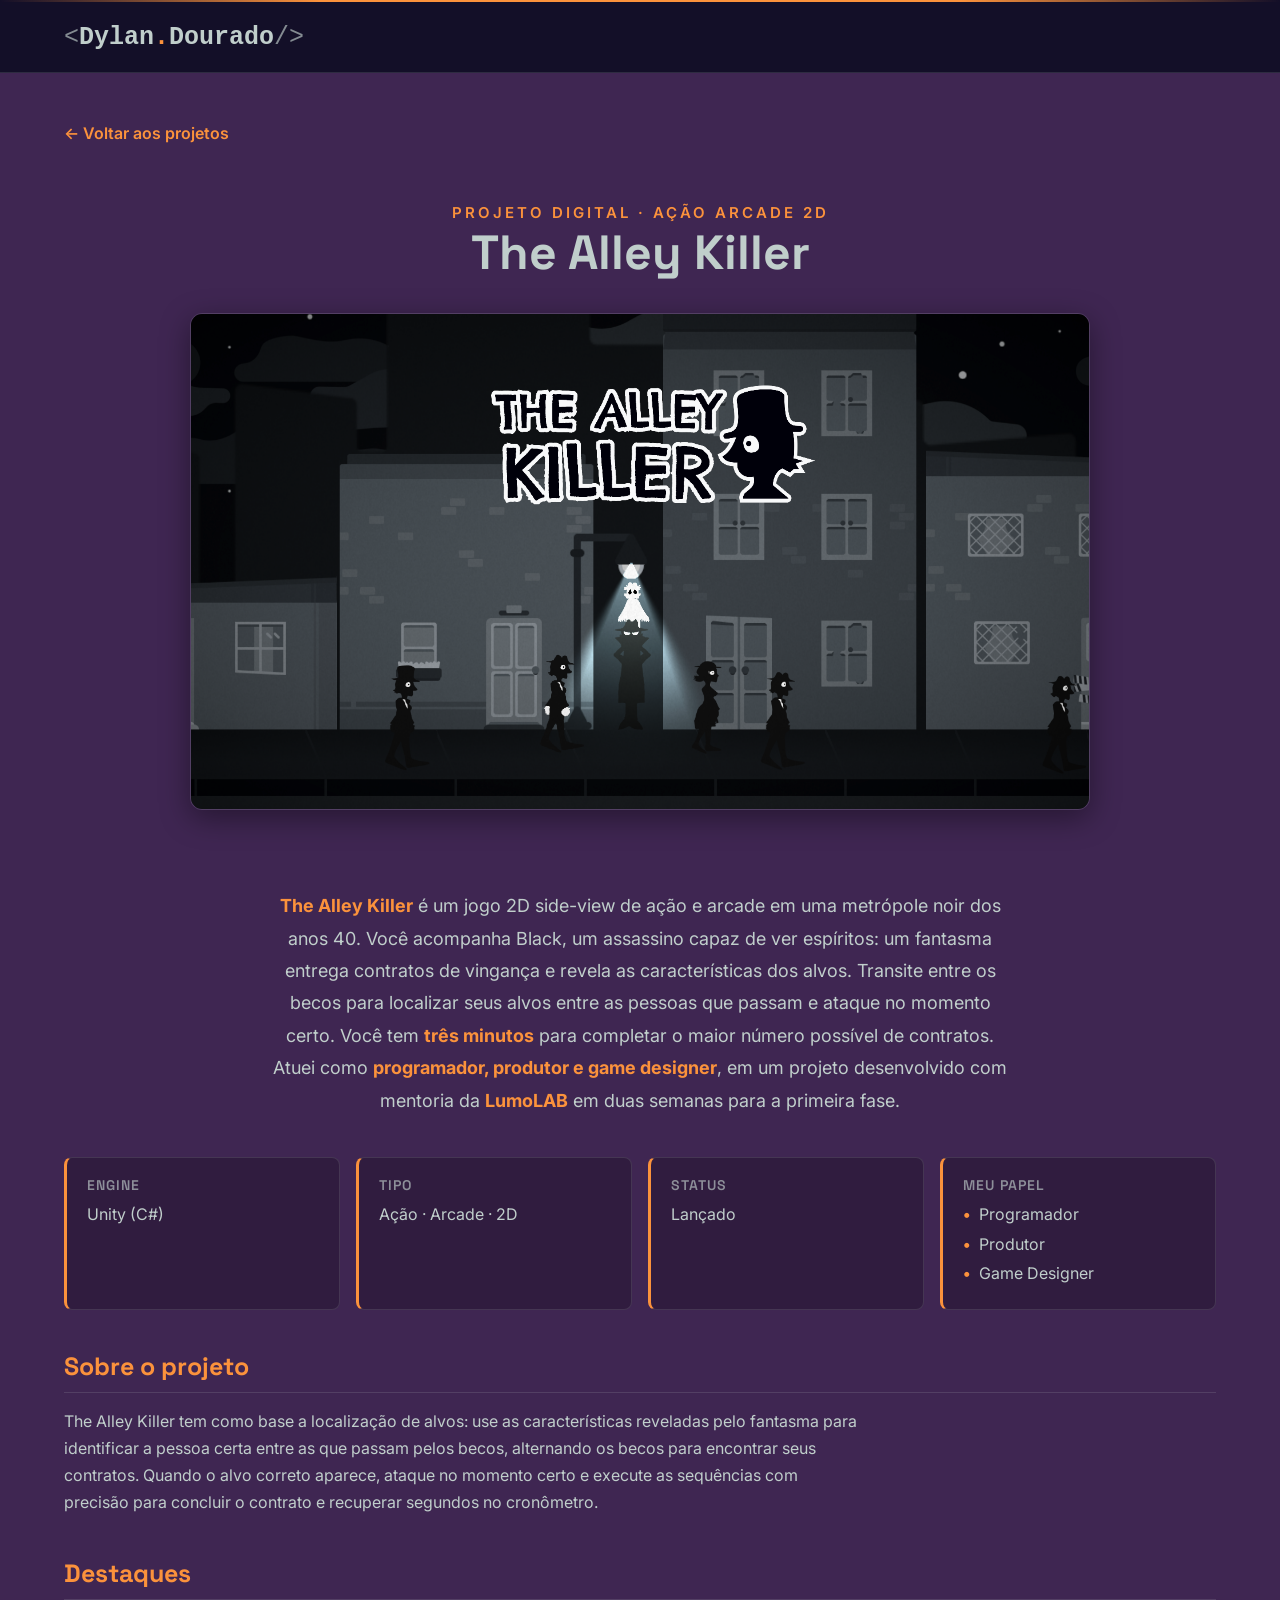
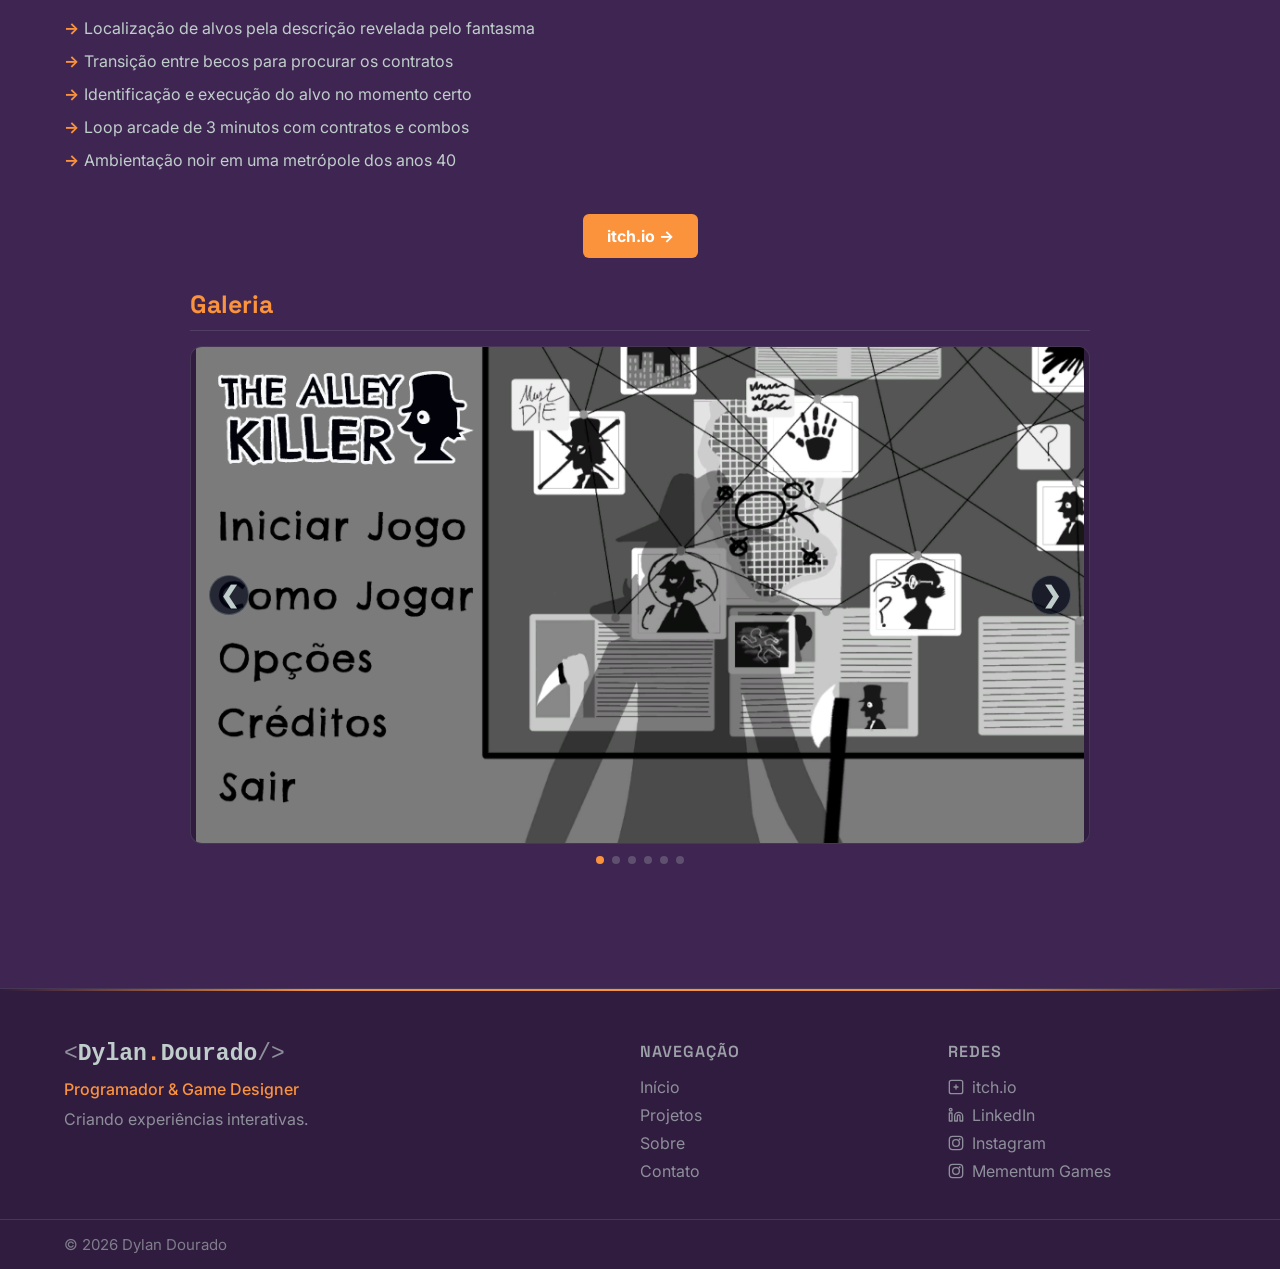
<file: projeto-the-alley-killer.html>
<!DOCTYPE html>
<html lang="pt-BR">
<head>
    <meta charset="UTF-8">
    <title>The Alley Killer - Dylan Dourado</title>
    <meta name="viewport" content="width=device-width, initial-scale=1.0">
    <link rel="icon" type="image/svg+xml" href="favicon.svg">
    <link rel="preconnect" href="https://fonts.googleapis.com">
    <link rel="preconnect" href="https://fonts.gstatic.com" crossorigin>
    <link href="https://fonts.googleapis.com/css2?family=Inter:wght@400;500;600;700;800&family=Space+Grotesk:wght@400;500;600;700&display=swap" rel="stylesheet">
    <link rel="stylesheet" href="style.css">
</head>

<body>

    <div id="header"></div>

    <main class="container project-page card-digital">

        <a href="projects.html" class="project-back">← Voltar aos projetos</a>

        <section class="project-hero">
            <p class="project-category">Projeto Digital · Ação Arcade 2D</p>
            <h1>The Alley Killer</h1>
            <div class="project-hero-image reveal">
                <img src="src/images/the-alley-killer.png" alt="The Alley Killer - ação arcade 2D">
            </div>
        </section>

        <section class="project-description reveal">
            <p>
                <strong>The Alley Killer</strong> é um jogo 2D side-view de ação e arcade em uma metrópole noir dos anos 40.
                Você acompanha Black, um assassino capaz de ver espíritos: um fantasma entrega contratos de vingança
                e revela as características dos alvos. Transite entre os becos para localizar seus alvos entre as
                pessoas que passam e ataque no momento certo. Você tem <strong>três minutos</strong> para completar o maior número possível de contratos.
                Atuei como <strong>programador, produtor e game designer</strong>, em um projeto desenvolvido com mentoria da <strong>LumoLAB</strong>
                em duas semanas para a primeira fase.
            </p>
        </section>

        <section class="project-meta reveal">
            <div class="meta-item">
                <h3>Engine</h3>
                <p>Unity (C#)</p>
            </div>
            <div class="meta-item">
                <h3>Tipo</h3>
                <p>Ação · Arcade · 2D</p>
            </div>
            <div class="meta-item">
                <h3>Status</h3>
                <p>Lançado</p>
            </div>
            <div class="meta-item">
                <h3>Meu papel</h3>
                <ul>
                    <li>Programador</li>
                    <li>Produtor</li>
                    <li>Game Designer</li>
                </ul>
            </div>
        </section>

        <section class="project-block reveal">
            <h2>Sobre o projeto</h2>
            <p>
                The Alley Killer tem como base a localização de alvos: use as características reveladas pelo fantasma
                para identificar a pessoa certa entre as que passam pelos becos, alternando os becos para encontrar
                seus contratos. Quando o alvo correto aparece, ataque no momento certo e execute as sequências
                com precisão para concluir o contrato e recuperar segundos no cronômetro.
            </p>
        </section>

        <section class="project-block reveal">
            <h2>Destaques</h2>
            <ul>
                <li>Localização de alvos pela descrição revelada pelo fantasma</li>
                <li>Transição entre becos para procurar os contratos</li>
                <li>Identificação e execução do alvo no momento certo</li>
                <li>Loop arcade de 3 minutos com contratos e combos</li>
                <li>Ambientação noir em uma metrópole dos anos 40</li>
            </ul>
        </section>

        <section class="project-actions reveal">
            <a href="https://renandylan.itch.io/the-alley-killer" class="btn" target="_blank" rel="noopener noreferrer">itch.io →</a>
        </section>

        <section class="project-carousel reveal">
            <h2>Galeria</h2>
            <div class="carousel">
                <button class="carousel-btn prev" type="button" aria-label="Imagem anterior">&#10094;</button>
                <div class="carousel-track">
                    <div class="carousel-slide"><img src="src/images/alley-menu-inicial.png" alt="The Alley Killer - Menu inicial"></div>
                    <div class="carousel-slide"><img src="src/images/alley-tela-jogo1.png" alt="The Alley Killer - Tela de jogo 1"></div>
                    <div class="carousel-slide"><img src="src/images/alley-tela-jogo2.png" alt="The Alley Killer - Tela de jogo 2"></div>
                    <div class="carousel-slide"><img src="src/images/alley-tela-jogo3.png" alt="The Alley Killer - Tela de jogo 3"></div>
                    <div class="carousel-slide"><img src="src/images/alley-telaqte.png" alt="The Alley Killer - QTE"></div>
                    <div class="carousel-slide"><img src="src/images/alley-como-jogar.png" alt="The Alley Killer - Como jogar"></div>
                </div>
                <button class="carousel-btn next" type="button" aria-label="Próxima imagem">&#10095;</button>
            </div>
            <div class="carousel-dots"></div>
        </section>

    </main>

    <div id="footer"></div>
    <script src="script.js"></script>

</body>
</html>
</file>
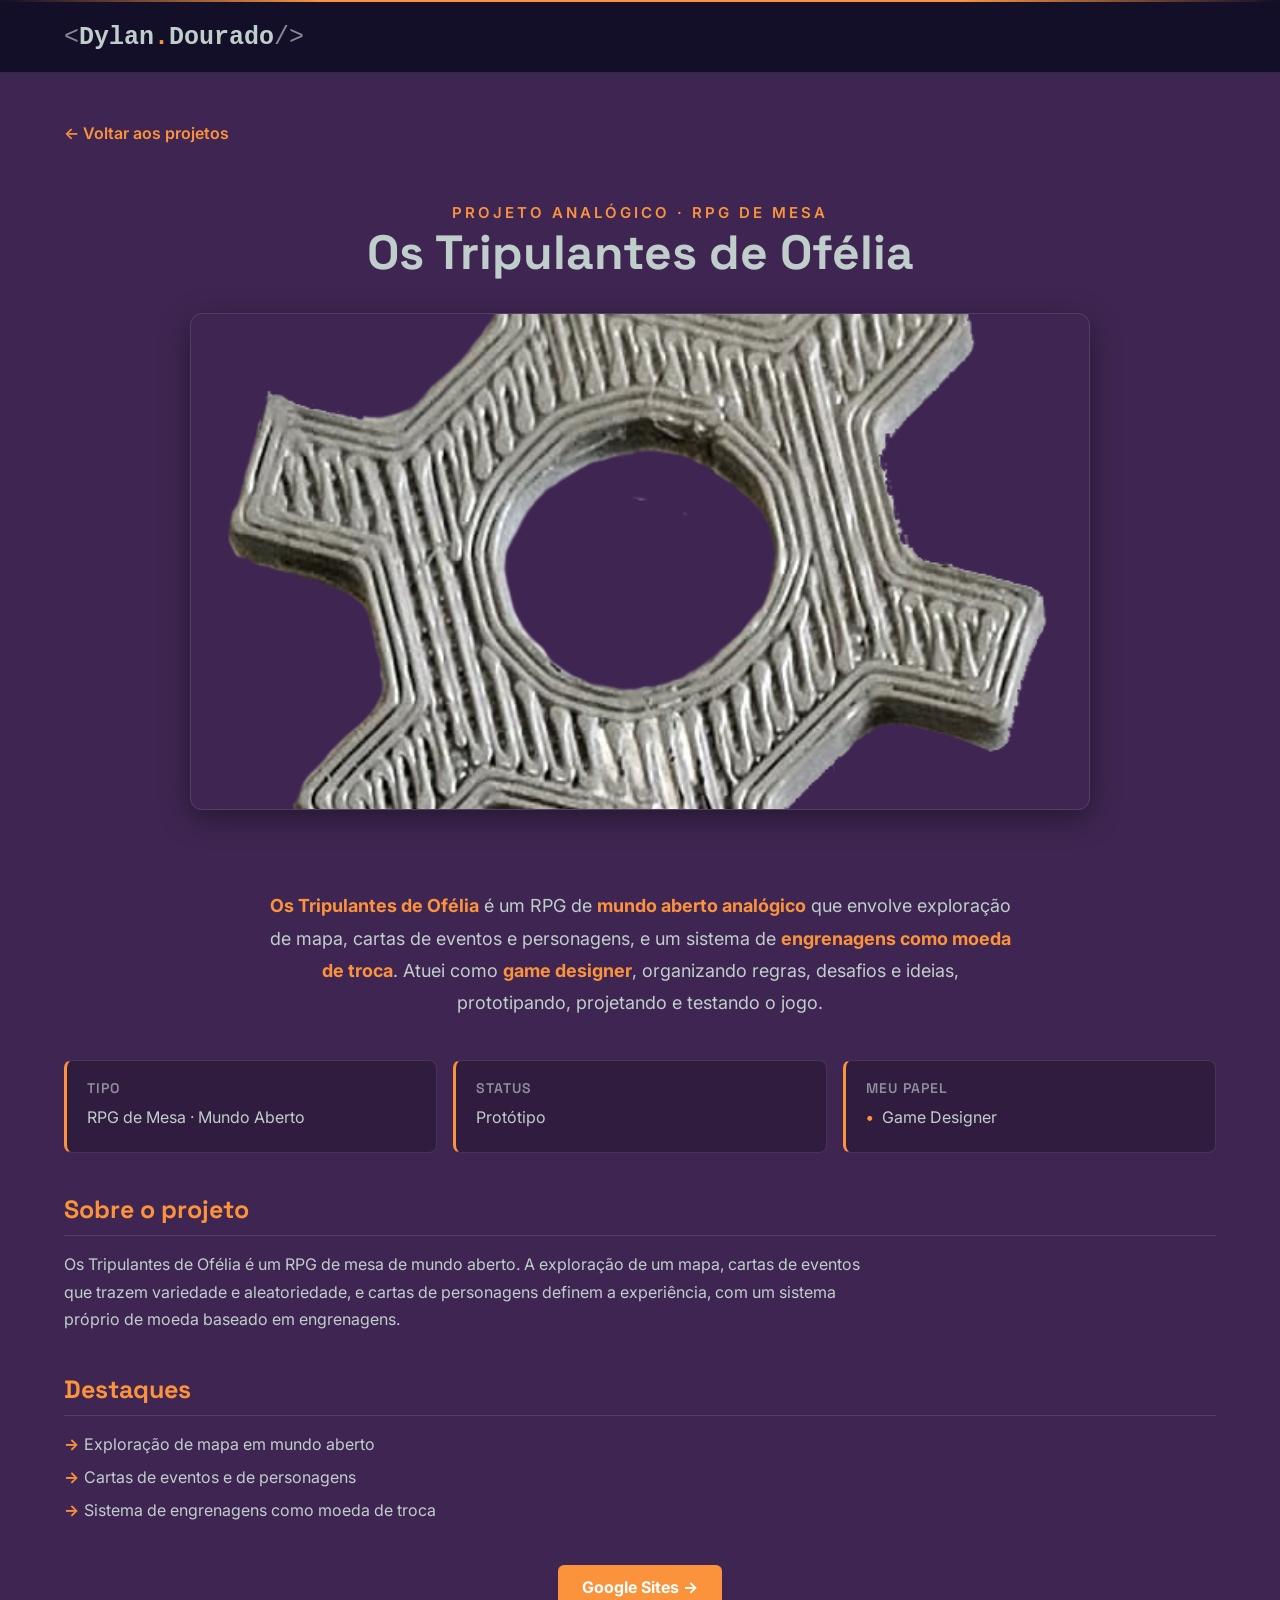
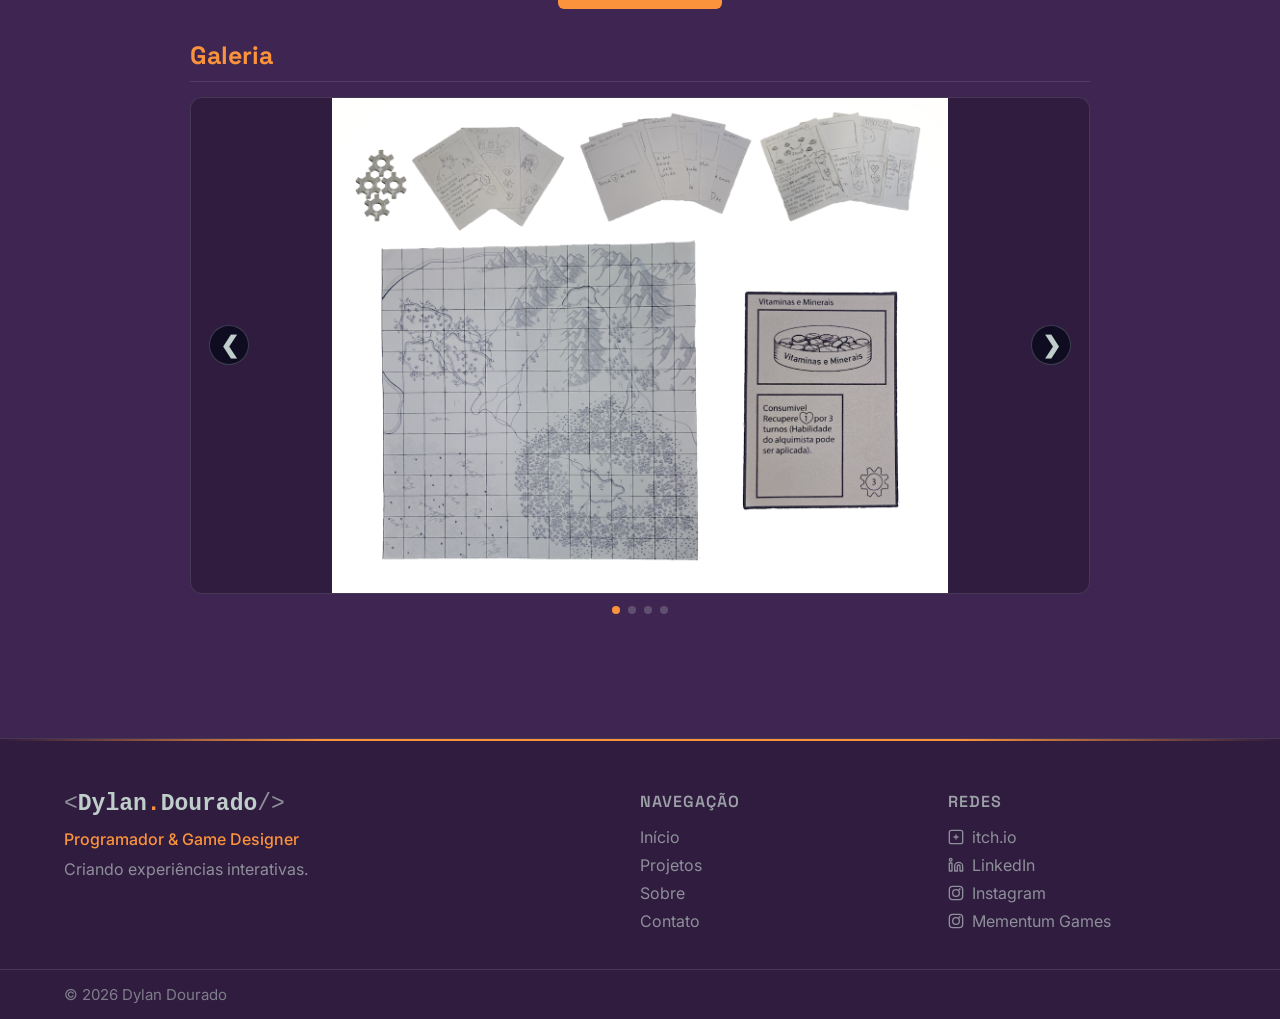
<file: projeto-tripulantes-de-ofelia.html>
<!DOCTYPE html>
<html lang="pt-BR">
<head>
    <meta charset="UTF-8">
    <title>Os Tripulantes de Ofélia - Dylan Dourado</title>
    <meta name="viewport" content="width=device-width, initial-scale=1.0">
    <link rel="icon" type="image/svg+xml" href="favicon.svg">
    <link rel="preconnect" href="https://fonts.googleapis.com">
    <link rel="preconnect" href="https://fonts.gstatic.com" crossorigin>
    <link href="https://fonts.googleapis.com/css2?family=Inter:wght@400;500;600;700;800&family=Space+Grotesk:wght@400;500;600;700&display=swap" rel="stylesheet">
    <link rel="stylesheet" href="style.css">
</head>

<body>

    <div id="header"></div>

    <main class="container project-page card-analog">

        <a href="projects.html" class="project-back">← Voltar aos projetos</a>

        <section class="project-hero">
            <p class="project-category">Projeto Analógico · RPG de Mesa</p>
            <h1>Os Tripulantes de Ofélia</h1>
            <div class="project-hero-image reveal">
                <img src="src/images/tripulantes.jpg" alt="Os Tripulantes de Ofélia - RPG de mesa">
            </div>
        </section>

        <section class="project-description reveal">
            <p>
                <strong>Os Tripulantes de Ofélia</strong> é um RPG de <strong>mundo aberto analógico</strong> que envolve
                exploração de mapa, cartas de eventos e personagens, e um sistema de
                <strong>engrenagens como moeda de troca</strong>. Atuei como <strong>game designer</strong>,
                organizando regras, desafios e ideias, prototipando, projetando e testando o jogo.
            </p>
        </section>

        <section class="project-meta reveal">
            <div class="meta-item">
                <h3>Tipo</h3>
                <p>RPG de Mesa · Mundo Aberto</p>
            </div>
            <div class="meta-item">
                <h3>Status</h3>
                <p>Protótipo</p>
            </div>
            <div class="meta-item">
                <h3>Meu papel</h3>
                <ul>
                    <li>Game Designer</li>
                </ul>
            </div>
        </section>

        <section class="project-block reveal">
            <h2>Sobre o projeto</h2>
            <p>
                Os Tripulantes de Ofélia é um RPG de mesa de mundo aberto. A exploração de um mapa,
                cartas de eventos que trazem variedade e aleatoriedade, e cartas de personagens definem
                a experiência, com um sistema próprio de moeda baseado em engrenagens.
            </p>
        </section>

        <section class="project-block reveal">
            <h2>Destaques</h2>
            <ul>
                <li>Exploração de mapa em mundo aberto</li>
                <li>Cartas de eventos e de personagens</li>
                <li>Sistema de engrenagens como moeda de troca</li>
            </ul>
        </section>

        <section class="project-actions reveal">
            <a href="https://sites.google.com/view/tripulantesofelia/página-inicial" class="btn" target="_blank" rel="noopener noreferrer">Google Sites →</a>
        </section>

        <section class="project-carousel reveal">
            <h2>Galeria</h2>
            <div class="carousel">
                <button class="carousel-btn prev" type="button" aria-label="Imagem anterior">&#10094;</button>
                <div class="carousel-track">
                    <div class="carousel-slide"><img src="src/images/tripulantes-mockup.png" alt="Os Tripulantes de Ofélia - Mockup geral"></div>
                    <div class="carousel-slide"><img src="src/images/tripulantes-mapa.png" alt="Os Tripulantes de Ofélia - Mapa"></div>
                    <div class="carousel-slide"><img src="src/images/tripulantes-cartas.png" alt="Os Tripulantes de Ofélia - Cartas de eventos"></div>
                    <div class="carousel-slide"><img src="src/images/tripulantes-personagens.png" alt="Os Tripulantes de Ofélia - Cartas de personagens"></div>
                </div>
                <button class="carousel-btn next" type="button" aria-label="Próxima imagem">&#10095;</button>
            </div>
            <div class="carousel-dots"></div>
        </section>

    </main>

    <div id="footer"></div>
    <script src="script.js"></script>

</body>
</html>
</file>
<file: style.css>
/* ===== RESET ===== */
* {
    margin: 0;
    padding: 0;
    box-sizing: border-box;
}
html, body {
    height: 100%;
    margin: 0;
}
html {
    scroll-behavior: smooth;
}
.nav {
    display: none;
}
.nav.active {
    display: flex;
}

/* ===== BODY ===== */
body {
    font-family: 'Inter', Arial, sans-serif;
    background: rgb(63, 38, 82);
    color: rgb(192, 206, 203);
    flex-direction: column;
    min-height: 100vh;
    display: flex;
}

h1, h2, h3, .logo a, .footer-logo {
    font-family: 'Space Grotesk', 'Inter', Arial, sans-serif;
}

/* ===== CONTAINER ===== */
.container {
    width: 90%;
    max-width: 1200px;
    margin: auto;
}

main {
    flex: 1;
}

/* ===== SCROLL REVEAL ===== */
.reveal {
    opacity: 0;
    transform: translateY(30px);
    transition: opacity 0.6s ease, transform 0.6s ease;
}

.reveal.revealed {
    opacity: 1;
    transform: translateY(0);
}

/* ===== HEADER ===== */
.main-header {
    position: sticky;
    top: 0;
    width: 100%;
    background: rgba(2, 6, 23, 0.7);
    backdrop-filter: blur(10px);
    border-bottom: 1px solid rgba(192, 206, 203, 0.15);
    transition: 0.3s;
    z-index: 1000;
}

.header-accent {
    height: 2px;
    background: linear-gradient(90deg, transparent, #fb923c, #fb923c, #fb923c, transparent);
}

.main-header.scrolled {
    background: rgba(2, 6, 23, 0.95);
    box-shadow: 0 4px 20px rgba(0,0,0,0.4);
}

.header-content {
    display: flex;
    justify-content: space-between;
    align-items: center;
    height: 70px;
}

/* ===== LOGO ===== */
.logo a,
.footer-logo {
    text-decoration: none;
    font-size: 25px;
    font-weight: bold;
    color: rgb(192, 206, 203);
    font-family: 'Courier New', monospace;
}

.logo-bracket {
    color: rgba(192, 206, 203, 0.65);
    font-weight: 400;
}

.logo-dot {
    color: #fb923c;
}

.logo span:not(.logo-bracket):not(.logo-dot) {
    color: #fb923c;
}

/* ===== NAV ===== */
.nav-links {
    list-style: none;
    display: flex;
    gap: 25px;
}

.nav-links a {
    text-decoration: none;
    color: rgb(192, 206, 203);
    position: relative;
    transition: 0.3s;
}

.nav-links a::after {
    content: "";
    position: absolute;
    width: 0%;
    height: 2px;
    background: #fb923c;
    left: 0;
    bottom: -5px;
    transition: 0.3s;
}

.nav-links a:hover {
    color: rgb(192, 206, 203);
}

.nav-links a:hover::after {
    width: 100%;
}

.nav-links a.active {
    color: rgb(192, 206, 203);
}

.nav-links a.active::after {
    width: 100%;
}

/* ===== MOBILE ===== */
.menu-toggle {
    display: none;
    font-size: 32px;
    cursor: pointer;
}

@media (max-width: 768px) {
    .menu-toggle {
        display: block;
    }

    .nav {
        position: absolute;
        top: 70px;
        right: 0;
        width: 100%;
        background: rgb(48, 28, 63);
        display: none;
        flex-direction: column;
        padding: 20px 0;
        border-bottom: 1px solid rgba(192, 206, 203, 0.15);
    }

    .nav.active {
        display: flex;
    }

    .nav-links {
        flex-direction: column;
        align-items: center;
        gap: 15px;
    }
}

/* ===== HERO ===== */
.hero {
    position: relative;
    padding: 100px 0 80px;
    text-align: center;
    overflow: hidden;
}

.hero-bg {
    position: absolute;
    top: 0;
    left: 0;
    right: 0;
    bottom: 0;
    background: linear-gradient(135deg, rgb(63, 38, 82) 0%, #1e1b4b 30%, rgb(63, 38, 82) 60%, #172554 100%);
    background-size: 300% 300%;
    animation: gradientShift 8s ease infinite;
    z-index: -1;
}

@keyframes gradientShift {
    0% { background-position: 0% 50%; }
    50% { background-position: 100% 50%; }
    100% { background-position: 0% 50%; }
}

.hero-label {
    text-transform: uppercase;
    letter-spacing: 3px;
    font-size: 15px;
    color: #fb923c;
    margin-bottom: 15px;
    font-weight: 600;
}

.hero h1 {
    font-size: 51px;
    font-weight: 800;
}

.hero span {
    color: #fb923c;
}

.hero p {
    color: rgba(192, 206, 203, 0.75);
    margin: 15px auto;
    max-width: 550px;
    line-height: 1.7;
    font-size: 18px;
}

.hero-engines {
    display: flex;
    justify-content: center;
    gap: 10px;
    margin: 20px 0 30px;
    flex-wrap: wrap;
}

.engine-badge {
    display: inline-block;
    padding: 5px 14px;
    background: rgba(251, 146, 60, 0.1);
    border: 1px solid rgba(251, 146, 60, 0.3);
    border-radius: 20px;
    font-size: 15px;
    color: #fb923c;
    font-weight: 500;
}

.hero-buttons {
    display: flex;
    justify-content: center;
    gap: 12px;
    flex-wrap: wrap;
}

/* ===== BUTTONS ===== */
.btn {
    display: inline-block;
    padding: 12px 24px;
    background: #fb923c;
    color: rgb(255, 255, 255);
    text-decoration: none;
    border-radius: 6px;
    font-weight: bold;
    transition: 0.3s;
}

.btn:hover {
    background: #ea580c;
    transform: translateY(-1px);
}

.btn-glow {
    box-shadow: 0 0 20px rgba(251, 146, 60, 0.3);
    animation: glowPulse 2s ease-in-out infinite;
}

@keyframes glowPulse {
    0%, 100% { box-shadow: 0 0 20px rgba(251, 146, 60, 0.3); }
    50% { box-shadow: 0 0 30px rgba(251, 146, 60, 0.5); }
}

.btn-outline {
    background: transparent;
    border: 1px solid #fb923c;
    color: #fb923c;
}

.btn-outline:hover {
    background: rgba(251, 146, 60, 0.1);
}

/* ===== COUNTERS ===== */
.counters {
    display: flex;
    justify-content: center;
    gap: 50px;
    padding: 40px 0;
    margin: 0 auto 40px;
    border-top: 1px solid rgba(192, 206, 203, 0.15);
    border-bottom: 1px solid rgba(192, 206, 203, 0.15);
    flex-wrap: wrap;
}

.counter-item {
    text-align: center;
}

.counter-number {
    display: block;
    font-size: 41px;
    font-weight: 800;
    color: #fb923c;
    line-height: 1;
    margin-bottom: 8px;
}

.counter-label {
    font-size: 15px;
    color: rgba(192, 206, 203, 0.65);
    text-transform: uppercase;
    letter-spacing: 1px;
    font-weight: 500;
}

/* ===== SECTIONS ===== */
.about-preview,
.projects-preview {
    margin: 60px auto;
}

.about-preview h2,
.projects-preview h2 {
    font-size: 28px;
    margin-bottom: 15px;
}

.about-preview p {
    margin: 10px 0;
    color: rgba(192, 206, 203, 0.75);
    line-height: 1.7;
}

.about-preview a {
    color: #fb923c;
    text-decoration: none;
    font-weight: 500;
}

.about-preview a:hover {
    text-decoration: underline;
}

.see-all {
    text-align: center;
    margin-top: 25px;
}

.see-all a {
    color: #fb923c;
    text-decoration: none;
    font-weight: bold;
}

.see-all a:hover {
    text-decoration: underline;
}

/* ===== PROJECT CARDS ===== */
.project-section {
    margin-bottom: 50px;
}

.section-title {
    font-size: 23px;
    margin-bottom: 20px;
    padding-bottom: 10px;
    border-bottom: 1px solid rgba(192, 206, 203, 0.15);
}

.projects-grid {
    display: grid;
    grid-template-columns: repeat(3, 1fr);
    gap: 20px;
    margin-top: 20px;
}

.project-card {
    background: rgb(48, 28, 63);
    border-radius: 10px;
    transition: 0.3s;
    text-decoration: none;
    display: flex;
    flex-direction: column;
    color: inherit;
    border-left: 3px solid transparent;
    overflow: hidden;
}

.project-card:hover {
    transform: translateY(-5px);
    box-shadow: 0 8px 30px rgba(0,0,0,0.4);
}

/* ===== CARD THUMBNAILS ===== */
.card-thumb {
    height: 140px;
    width: 100%;
    position: relative;
    overflow: hidden;
}

.card-thumb img {
    width: 100%;
    height: 100%;
    object-fit: cover;
    display: block;
    transition: transform 0.4s ease;
}

.project-card:hover .card-thumb img {
    transform: scale(1.05);
}

.card-thumb::after {
    content: "";
    position: absolute;
    bottom: 0;
    left: 0;
    right: 0;
    height: 40px;
    background: linear-gradient(transparent, rgb(48, 28, 63));
}

/* ===== CARD BODY ===== */
.card-body {
    padding: 18px 20px 20px;
    display: flex;
    flex-direction: column;
    flex: 1;
}

.project-card h3 {
    margin: 10px 0 8px;
    font-size: 21px;
    font-weight: 700;
}

.project-card p {
    color: rgba(192, 206, 203, 0.75);
    font-size: 16px;
    line-height: 1.6;
    flex: 1;
}

/* tipo digital = borda azul */
.card-digital {
    border-left-color: #fb923c;
}

/* tipo analógico = borda laranja */
.card-analog {
    border-left-color: #fb923c;
}

/* ===== CARD TAGS ===== */
.card-tags {
    display: flex;
    gap: 6px;
    flex-wrap: wrap;
}

.tag {
    display: inline-block;
    padding: 3px 8px;
    border-radius: 4px;
    font-size: 13px;
    font-weight: 600;
    text-transform: uppercase;
    letter-spacing: 0.5px;
}

.tag-engine {
    background: rgba(251, 146, 60, 0.15);
    color: #fb923c;
}

.tag-type {
    background: rgba(251, 146, 60, 0.15);
    color: #fb923c;
}

.tag-status {
    background: rgba(148, 163, 184, 0.1);
    color: rgba(192, 206, 203, 0.75);
}

.tag-dev {
    background: rgba(250, 204, 21, 0.15);
    color: #facc15;
}

.tag-prototype {
    background: rgba(74, 222, 128, 0.15);
    color: #4ade80;
}

.tag-released {
    background: rgba(167, 139, 250, 0.15);
    color: #a78bfa;
}

/* ===== CARD LINKS ===== */
.card-links {
    display: flex;
    gap: 15px;
    margin-top: 12px;
    padding-top: 10px;
    border-top: 1px solid rgba(192, 206, 203, 0.15);
}

.card-link {
    font-size: 14px;
    color: #fb923c;
    font-weight: 600;
}

/* ===== PROJECTS LISTING PAGE ===== */
.projects-page {
    padding: 90px 0;
}

.projects-page > h1 {
    text-align: center;
    font-size: 46px;
    font-weight: 800;
    margin: 0 0 80px;
}

.projects-page .section-title {
    text-align: center;
    font-size: 25px;
    font-weight: 700;
    color: #fb923c;
    border-bottom: none;
    margin: 60px 0 40px;
    padding-bottom: 0;
    letter-spacing: 1px;
}

.projects-page .section-title:first-of-type {
    margin-top: 0;
}

.projects-page .project-section {
    margin-bottom: 70px;
}

.projects-page .project-section:last-of-type {
    margin-bottom: 0;
}

/* ===== PROJECT PAGE ===== */
.project-page {
    padding: 50px 0;
}

.project-back {
    display: inline-block;
    color: #fb923c;
    text-decoration: none;
    font-weight: 600;
    margin-bottom: 30px;
    transition: 0.3s;
}

.project-back:hover {
    color: #ea580c;
    text-decoration: underline;
}

.project-hero {
    text-align: center;
    padding: 30px 0 40px;
}

.project-hero h1 {
    font-size: 48px;
    font-weight: 800;
    margin-bottom: 12px;
}

.project-hero .project-category {
    color: #fb923c;
    text-transform: uppercase;
    letter-spacing: 3px;
    font-size: 15px;
    font-weight: 600;
}

.project-hero-image {
    width: 100%;
    max-width: 900px;
    margin: 30px auto 0;
    border-radius: 12px;
    overflow: hidden;
    border: 1px solid rgba(192, 206, 203, 0.15);
    box-shadow: 0 8px 30px rgba(0,0,0,0.4);
    aspect-ratio: 1571 / 868;
}

.project-hero-image img {
    width: 100%;
    height: 100%;
    object-fit: cover;
    display: block;
}

.project-hero-image.hero-contain {
    background: rgb(48, 28, 63);
}

.project-hero-image.hero-contain img {
    object-fit: contain;
}

.project-description {
    max-width: 750px;
    margin: 40px auto;
    text-align: center;
    color: rgb(192, 206, 203);
    line-height: 1.8;
    font-size: 18px;
}

.project-description strong {
    color: #fb923c;
}

/* ===== PROJECT META ===== */
.project-meta {
    display: grid;
    grid-template-columns: repeat(auto-fit, minmax(220px, 1fr));
    gap: 16px;
    margin: 40px 0;
}

.meta-item {
    background: rgb(48, 28, 63);
    border: 1px solid rgba(192, 206, 203, 0.15);
    border-left: 3px solid #fb923c;
    border-radius: 8px;
    padding: 18px 20px;
}

.meta-item h3 {
    font-size: 14px;
    text-transform: uppercase;
    letter-spacing: 1px;
    color: rgba(192, 206, 203, 0.65);
    margin-bottom: 8px;
    font-weight: 600;
}

.meta-item p,
.meta-item li {
    color: rgb(192, 206, 203);
    font-size: 16px;
    line-height: 1.6;
}

.meta-item ul {
    list-style: none;
    padding: 0;
}

.meta-item li {
    margin-bottom: 4px;
}

.meta-item li::before {
    content: "•";
    color: #fb923c;
    font-weight: 700;
    margin-right: 8px;
}

.meta-item a {
    color: #fb923c;
    text-decoration: none;
    font-weight: 600;
}

.meta-item a:hover {
    text-decoration: underline;
}

/* ===== PROJECT SECTION (blocks) ===== */
.project-block {
    margin: 40px 0;
}

.project-block h2 {
    font-size: 25px;
    margin-bottom: 15px;
    padding-bottom: 10px;
    border-bottom: 1px solid rgba(192, 206, 203, 0.15);
    color: #fb923c;
    font-weight: 700;
}

.project-block p {
    color: rgb(192, 206, 203);
    line-height: 1.7;
    max-width: 800px;
}

.project-block ul {
    list-style: none;
    padding: 0;
    max-width: 800px;
}

.project-block li {
    color: rgb(192, 206, 203);
    line-height: 1.7;
    padding-left: 20px;
    position: relative;
    margin-bottom: 6px;
}

.project-block li::before {
    content: "→";
    color: #fb923c;
    position: absolute;
    left: 0;
    font-weight: 700;
}

/* ===== PROJECT ACTIONS ===== */
.project-actions {
    display: flex;
    justify-content: center;
    gap: 12px;
    flex-wrap: wrap;
    margin: 40px 0 20px;
}

/* ===== PROJECT CAROUSEL ===== */
.project-carousel {
    margin: 30px auto 10px;
    max-width: 900px;
}

.project-carousel h2 {
    font-size: 25px;
    margin-bottom: 15px;
    padding-bottom: 10px;
    border-bottom: 1px solid rgba(192, 206, 203, 0.15);
    color: #fb923c;
    font-weight: 700;
}

.carousel {
    position: relative;
    overflow: hidden;
    border-radius: 12px;
    border: 1px solid rgba(192, 206, 203, 0.15);
    background: rgb(48, 28, 63);
    aspect-ratio: 1571 / 868;
}

.carousel-track {
    display: flex;
    height: 100%;
    transition: transform 0.4s ease;
}

.carousel-slide {
    min-width: 100%;
    height: 100%;
    box-sizing: border-box;
    display: flex;
    align-items: center;
    justify-content: center;
}

.carousel-slide img {
    width: 100%;
    height: 100%;
    object-fit: contain;
    display: block;
}

.carousel-btn {
    position: absolute;
    top: 50%;
    transform: translateY(-50%);
    background: rgba(2, 6, 23, 0.7);
    color: rgb(192, 206, 203);
    border: 1px solid rgba(192, 206, 203, 0.25);
    width: 40px;
    height: 40px;
    border-radius: 50%;
    cursor: pointer;
    font-size: 23px;
    line-height: 1;
    display: flex;
    align-items: center;
    justify-content: center;
    z-index: 2;
    transition: transform 0.2s ease, background 0.2s ease, border-color 0.2s ease;
}

.carousel-btn:hover {
    background: rgba(251, 146, 60, 0.2);
    border-color: #fb923c;
    transform: translateY(-50%) scale(1.1);
}

.carousel-btn.prev { left: 18px; }
.carousel-btn.next { right: 18px; }

.carousel-dots {
    display: flex;
    justify-content: center;
    gap: 8px;
    padding: 12px 0 4px;
}

.carousel-dot {
    width: 8px;
    height: 8px;
    border-radius: 50%;
    background: rgba(192, 206, 203, 0.25);
    border: none;
    cursor: pointer;
    padding: 0;
}

.carousel-dot.active {
    background: #fb923c;
}

/* layout digital/analog accent */
.project-page.card-digital .meta-item {
    border-left-color: #fb923c;
}

.project-page.card-analog .meta-item {
    border-left-color: #fb923c;
}

/* ===== STUDIO SECTION ===== */
.studio-section {
    margin-top: 40px;
}

.studio-card {
    background: rgb(48, 28, 63);
    padding: 30px;
    border-radius: 10px;
    border: 1px solid rgba(192, 206, 203, 0.15);
    max-width: 700px;
}

.studio-card h3 {
    font-size: 25px;
    margin-bottom: 10px;
    color: #fb923c;
}

.studio-card p {
    color: rgba(192, 206, 203, 0.75);
    line-height: 1.7;
    margin-bottom: 20px;
}

.studio-links {
    display: flex;
    gap: 12px;
    flex-wrap: wrap;
}

.studio-links .btn {
    padding: 8px 16px;
    font-size: 16px;
}

/* ===== ABOUT PAGE ===== */
.about-page {
    padding: 60px 0;
}

.about-wrapper {
    display: flex;
    gap: 40px;
    align-items: flex-start;
}

.about-photo {
    flex: 0 0 300px;
    position: sticky;
    top: 100px;
}

.about-photo img {
    width: 100%;
    max-width: 300px;
    height: auto;
    border-radius: 12px;
    box-shadow: 0 4px 20px rgba(251, 146, 60, 0.15);
    object-fit: cover;
    display: block;
    border: 2px solid rgba(251, 146, 60, 0.2);
}

.about-content {
    flex: 1;
}

.about-content h1 {
    font-size: 37px;
    margin-bottom: 20px;
    font-weight: 800;
}

.about-content h2 {
    margin-top: 35px;
    margin-bottom: 15px;
    font-size: 23px;
    color: #fb923c;
    font-weight: 700;
}

.about-content p {
    margin-bottom: 15px;
    color: rgb(192, 206, 203);
    line-height: 1.7;
}

/* ===== SKILLS PILLS ===== */
.skills-grid {
    display: flex;
    flex-wrap: wrap;
    gap: 8px;
    margin-top: 5px;
}

.skill-pill {
    display: inline-block;
    padding: 6px 14px;
    border-radius: 20px;
    font-size: 15px;
    font-weight: 500;
}

.pill-primary {
    background: rgba(251, 146, 60, 0.12);
    color: #fb923c;
    border: 1px solid rgba(251, 146, 60, 0.25);
}

.pill-secondary {
    background: rgba(148, 163, 184, 0.08);
    color: rgba(192, 206, 203, 0.75);
    border: 1px solid rgba(148, 163, 184, 0.2);
}

.pill-tertiary {
    background: rgba(251, 146, 60, 0.1);
    color: #fb923c;
    border: 1px solid rgba(251, 146, 60, 0.25);
}

/* ===== TIMELINE ===== */
.timeline {
    position: relative;
    padding-left: 30px;
    margin-top: 10px;
}

.timeline::before {
    content: "";
    position: absolute;
    left: 6px;
    top: 8px;
    bottom: 8px;
    width: 2px;
    background: rgba(192, 206, 203, 0.15);
}

.timeline-item {
    position: relative;
    margin-bottom: 20px;
}

.timeline-item:last-child {
    margin-bottom: 0;
}

.timeline-dot {
    position: absolute;
    left: -30px;
    top: 6px;
    width: 14px;
    height: 14px;
    background: rgb(63, 38, 82);
    border: 2px solid #fb923c;
    border-radius: 50%;
    z-index: 1;
}

.timeline-dot.dot-current {
    background: #fb923c;
    box-shadow: 0 0 8px rgba(251, 146, 60, 0.5);
}

.timeline-content {
    background: rgb(48, 28, 63);
    padding: 16px 18px;
    border-radius: 8px;
    border-left: 3px solid #fb923c;
}

.exp-date {
    display: inline-block;
    font-size: 14px;
    color: #fb923c;
    margin-bottom: 4px;
    letter-spacing: 0.5px;
    font-weight: 600;
}

.timeline-content h3 {
    font-size: 17px;
    margin-bottom: 4px;
    font-weight: 600;
}

.timeline-content p {
    font-size: 15px;
    color: rgba(192, 206, 203, 0.75);
    margin-bottom: 0;
    line-height: 1.5;
}

/* ===== CONTACT PAGE ===== */
.contact-main {
    min-height: 80vh;
    display: flex;
    align-items: center;
    padding: 40px 0;
}

.contact-section {
    width: 90%;
    max-width: 1100px;
    margin: auto;
    display: flex;
    gap: 40px;
}

.contact-info {
    flex: 1;
}

.contact-info h1 {
    font-size: 37px;
    margin-bottom: 10px;
    font-weight: 800;
}

.contact-info p {
    color: rgba(192, 206, 203, 0.75);
    margin-bottom: 20px;
}

.contact-details p {
    margin-top: 10px;
}

.contact-details a {
    color: #fb923c;
    text-decoration: none;
}

.contact-details a:hover {
    text-decoration: underline;
}

.contact-form {
    flex: 1;
    background: rgb(48, 28, 63);
    padding: 30px;
    border-radius: 12px;
    box-shadow: 0 0 20px rgba(0,0,0,0.3);
}

.form-group {
    margin-bottom: 15px;
}

.form-group label {
    display: block;
    margin-bottom: 5px;
    font-weight: 500;
    font-size: 16px;
}

.form-group input,
.form-group textarea {
    width: 100%;
    padding: 12px;
    border-radius: 6px;
    border: 1px solid rgba(192, 206, 203, 0.15);
    outline: none;
    background: rgb(63, 38, 82);
    color: rgb(192, 206, 203);
    font-family: 'Inter', Arial, sans-serif;
    font-size: 16px;
    transition: border-color 0.3s;
}

.form-group input:focus,
.form-group textarea:focus {
    border-color: #fb923c;
}

.form-group input::placeholder,
.form-group textarea::placeholder {
    color: rgba(192, 206, 203, 0.55);
}

.form-group textarea {
    min-height: 120px;
    resize: vertical;
}

button {
    width: 100%;
    padding: 12px;
    background: #fb923c;
    border: none;
    border-radius: 6px;
    color: rgb(255, 255, 255);
    font-weight: bold;
    cursor: pointer;
    transition: 0.3s;
    font-family: 'Inter', Arial, sans-serif;
    font-size: 17px;
}

button:hover {
    background: #ea580c;
    transform: translateY(-1px);
}

/* ===== THANK YOU PAGE ===== */
.thanks-main {
    min-height: 80vh;
    display: flex;
    align-items: center;
    justify-content: center;
}

.thanks-box {
    background: rgb(48, 28, 63);
    padding: 40px;
    border-radius: 12px;
    text-align: center;
    max-width: 500px;
    width: 90%;
    box-shadow: 0 0 25px rgba(0,0,0,0.4);
    animation: fadeIn 0.6s ease-in-out;
}

.thanks-box h1 {
    font-size: 32px;
    margin-bottom: 10px;
}

.thanks-box p {
    color: rgba(192, 206, 203, 0.75);
    margin-bottom: 20px;
}

.thanks-box a {
    display: inline-block;
    padding: 12px 20px;
    background: #fb923c;
    color: rgb(255, 255, 255);
    text-decoration: none;
    border-radius: 6px;
    font-weight: bold;
    transition: 0.3s;
}

.thanks-box a:hover {
    background: #ea580c;
}

@keyframes fadeIn {
    from {
        opacity: 0;
        transform: translateY(20px);
    }
    to {
        opacity: 1;
        transform: translateY(0);
    }
}

/* ===== FOOTER ===== */
.main-footer {
    background: rgb(48, 28, 63);
    margin-top: 60px;
    border-top: 1px solid rgba(192, 206, 203, 0.15);
}

.footer-accent {
    height: 2px;
    background: linear-gradient(90deg, transparent, #fb923c, #fb923c, #fb923c, transparent);
}

.footer-content {
    padding: 50px 0 30px;
}

.footer-main {
    display: grid;
    grid-template-columns: 2fr 1fr 1fr;
    gap: 40px;
}

.footer-brand {
    max-width: 350px;
}

.footer-logo {
    display: inline-block;
    margin-bottom: 12px;
    font-size: 23px;
}

.footer-tagline {
    color: #fb923c;
    font-size: 16px;
    font-weight: 500;
    margin-bottom: 8px;
}

.footer-desc {
    color: rgba(192, 206, 203, 0.65);
    font-size: 16px;
    line-height: 1.6;
}

.footer-nav h3,
.footer-social h3 {
    font-size: 16px;
    text-transform: uppercase;
    letter-spacing: 1px;
    color: rgba(192, 206, 203, 0.75);
    margin-bottom: 15px;
    font-weight: 600;
}

.footer-nav ul,
.footer-social ul {
    list-style: none;
}

.footer-nav li {
    margin-bottom: 8px;
}

.footer-nav a,
.footer-social a {
    text-decoration: none;
    color: rgba(192, 206, 203, 0.65);
    transition: 0.3s;
    display: flex;
    align-items: center;
    gap: 8px;
    font-size: 16px;
}

.footer-nav a:hover,
.footer-social a:hover {
    color: #fb923c;
}

.footer-social li {
    margin-bottom: 8px;
}

.footer-nav svg,
.footer-social svg {
    flex-shrink: 0;
}

.footer-bottom {
    border-top: 1px solid rgba(192, 206, 203, 0.15);
}

.footer-bottom-content {
    display: flex;
    justify-content: space-between;
    align-items: center;
    padding: 15px 0;
    color: rgba(192, 206, 203, 0.55);
    font-size: 15px;
}

.footer-built {
    color: rgba(192, 206, 203, 0.55);
}

.footer-heart {
    color: #ef4444;
}

/* ===== RESPONSIVO ===== */
@media (max-width: 768px) {

    .contact-section {
        flex-direction: column;
    }

    .projects-grid {
        grid-template-columns: 1fr;
    }

    .hero h1 {
        font-size: 32px;
    }

    .hero {
        padding: 60px 0 40px;
    }

    .counters {
        gap: 25px;
    }

    .counter-number {
        font-size: 32px;
    }

    .about-wrapper {
        flex-direction: column;
        gap: 20px;
    }

    .about-photo {
        flex: none;
        width: 60%;
        margin: 0 auto;
        position: static;
    }

    .about-photo img {
        max-width: 100%;
    }

    .footer-main {
        grid-template-columns: 1fr;
        gap: 30px;
    }

    .footer-bottom-content {
        flex-direction: column;
        gap: 5px;
        text-align: center;
    }

    .card-thumb {
        height: 100px;
    }

    .project-hero h1 {
        font-size: 32px;
    }
}
</file>
